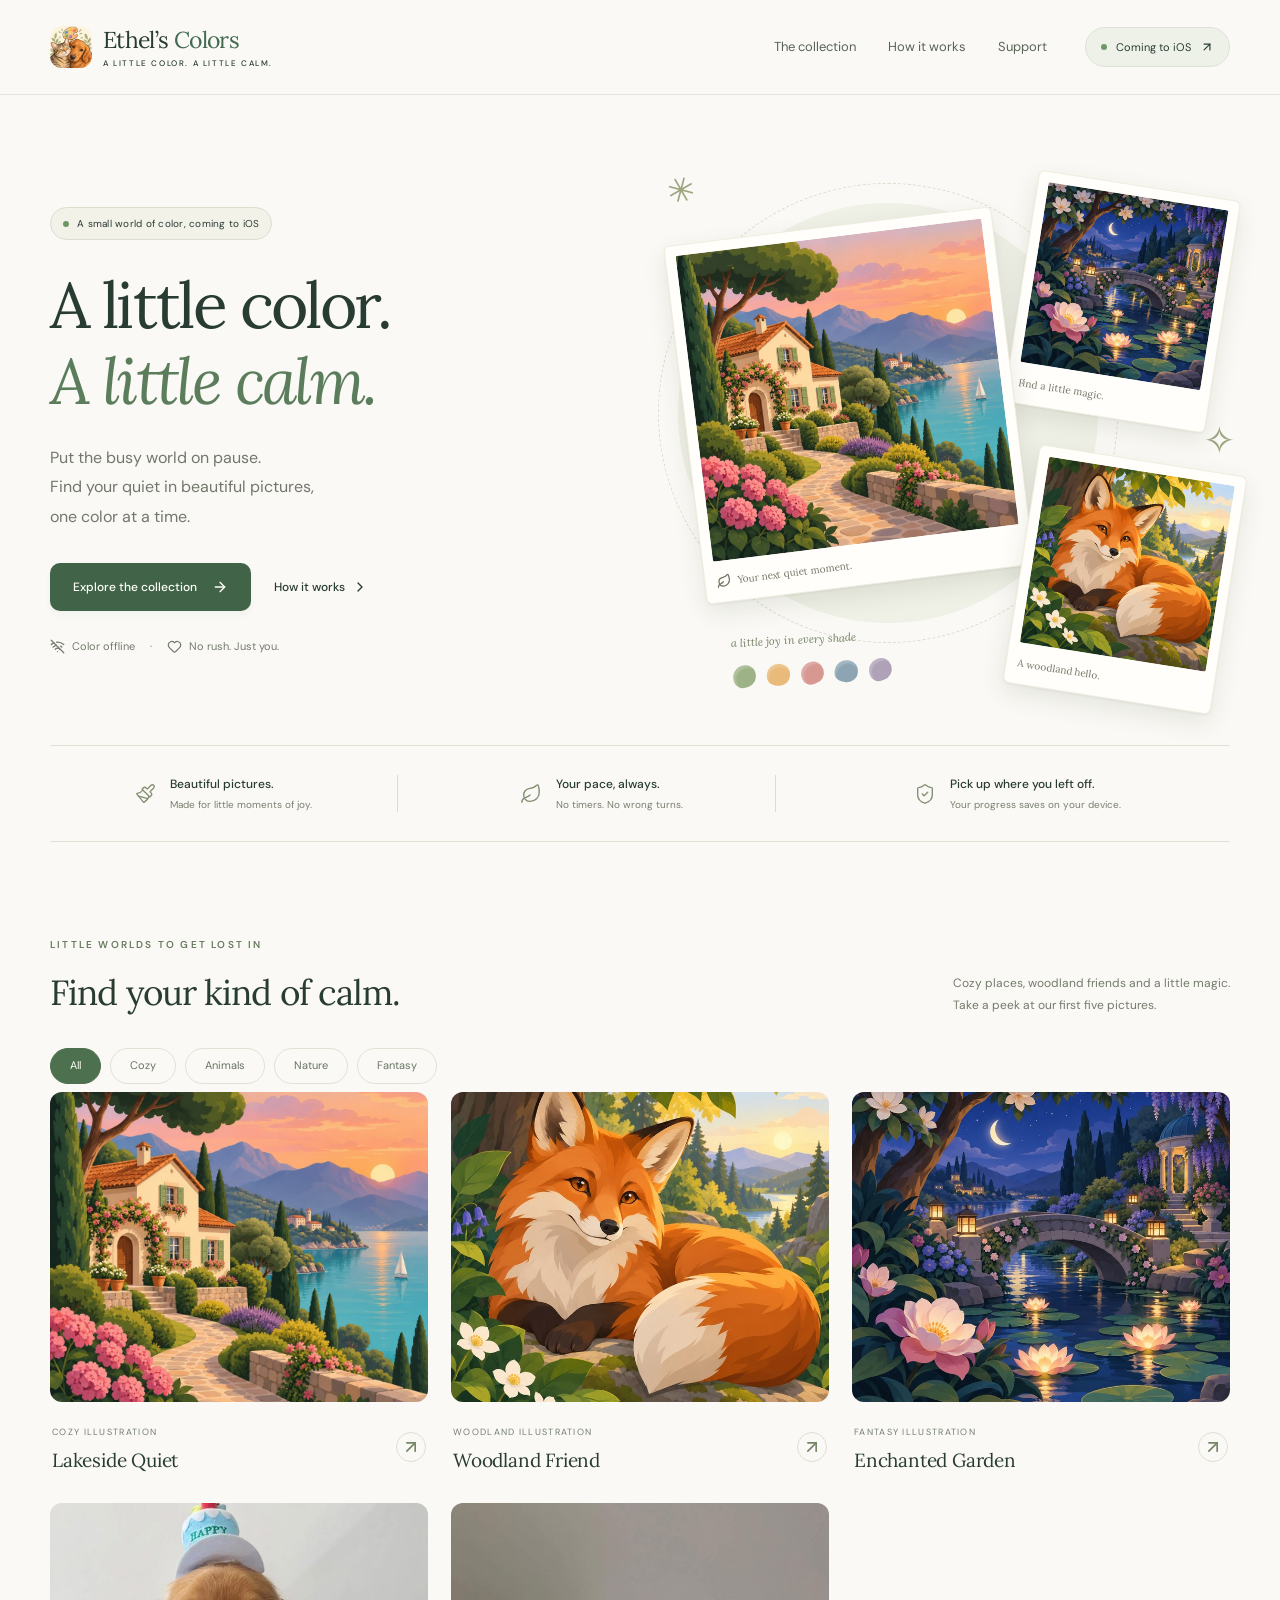
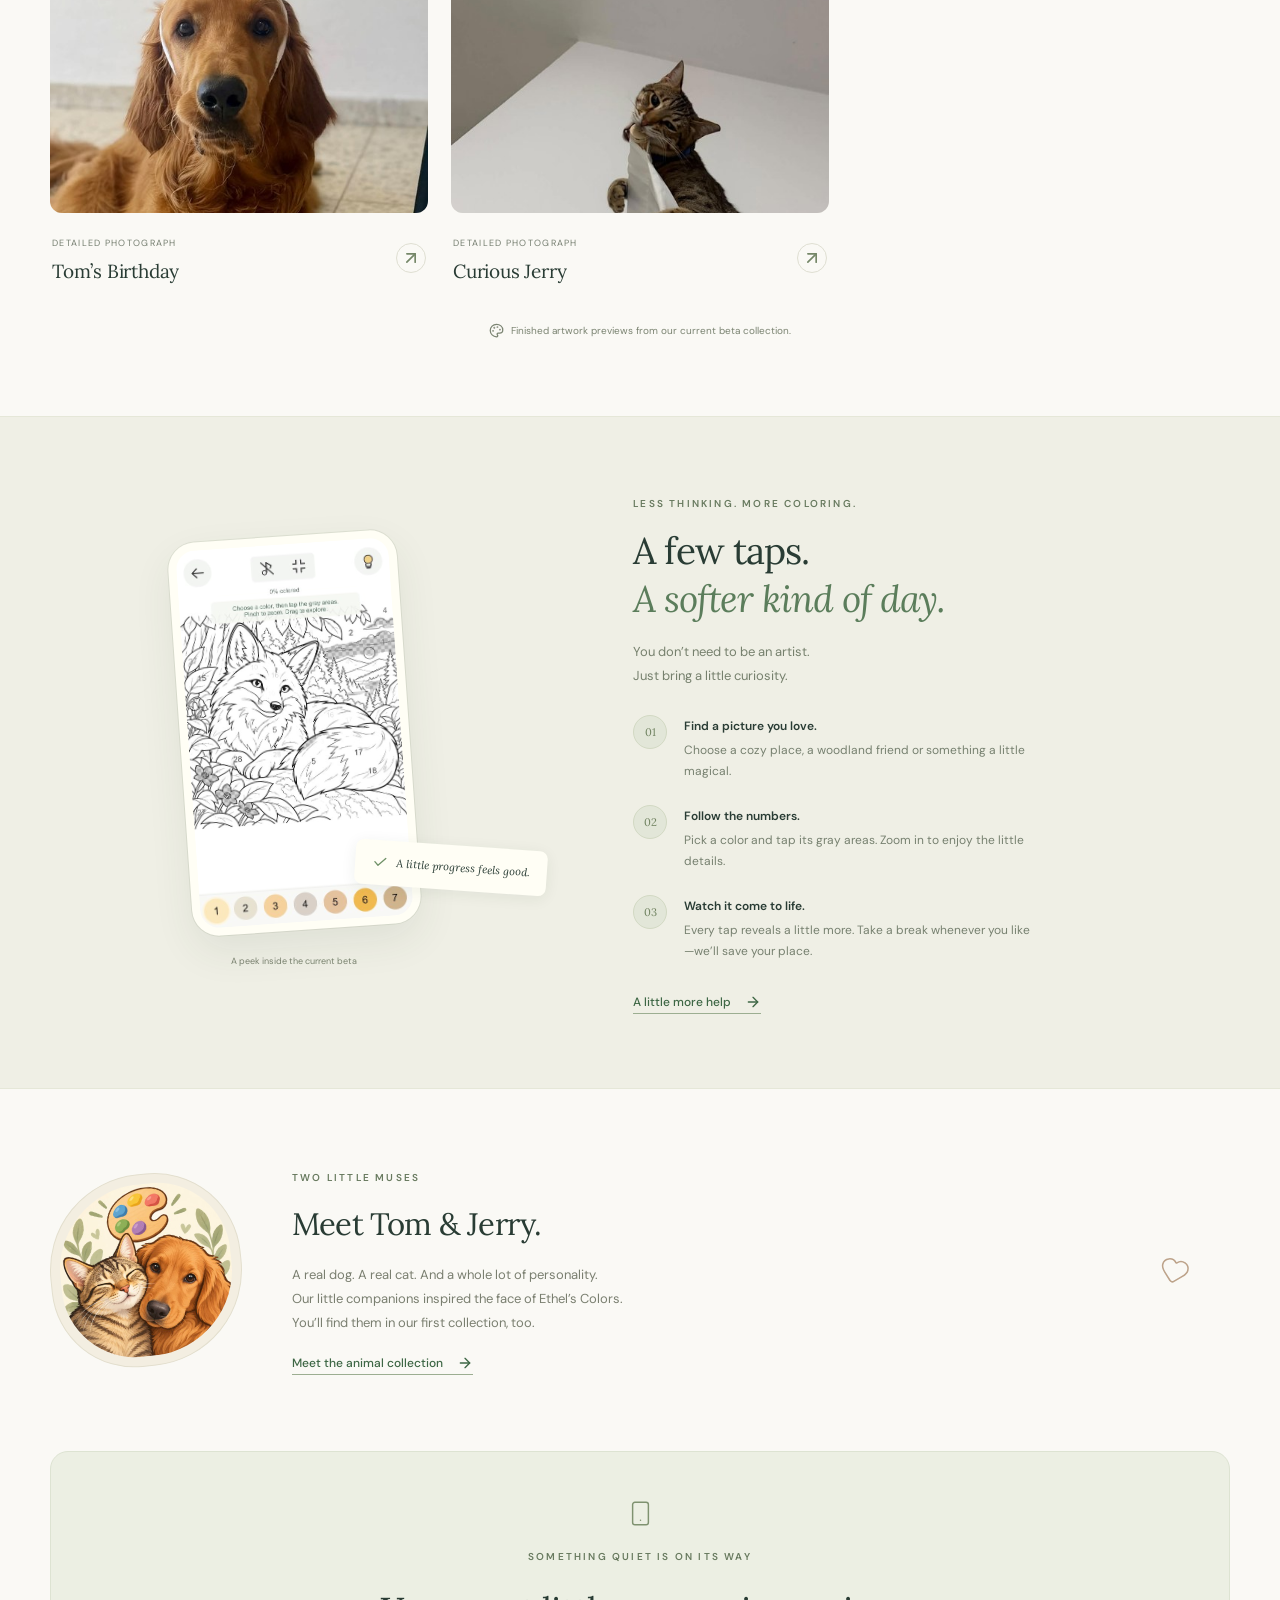
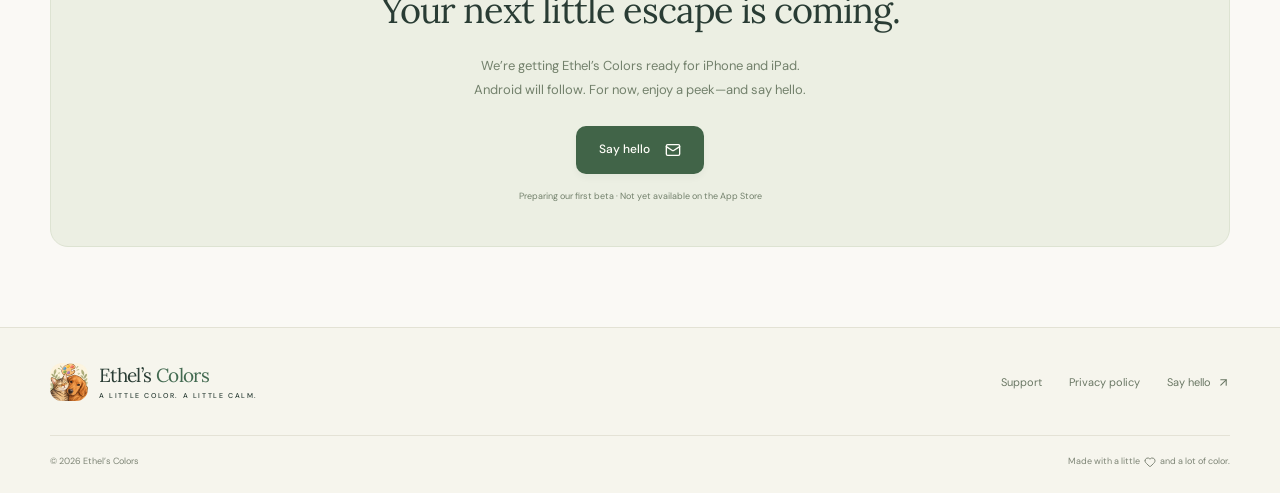
<file: index.html>
<!doctype html>
<html lang="en">
  <head>
    <meta charset="UTF-8" />
    <meta name="viewport" content="width=device-width, initial-scale=1.0" />
    <meta name="theme-color" content="#faf9f5" />
    <meta name="description" content="A little color. A little calm. Meet Ethel’s Colors, a simple color-by-number app with cozy illustrations and detailed animal pictures. Coming to iPhone and iPad." />
    <meta property="og:title" content="Ethel’s Colors — A little color. A little calm." />
    <meta property="og:description" content="Beautiful pictures, one color at a time. Take a peek at our first collection." />
    <meta property="og:type" content="website" />
    <link rel="icon" type="image/png" href="./favicon.png" />
    <title>Ethel’s Colors — A little color. A little calm.</title>
    <script type="module" crossorigin src="./assets/main-CWuFex5C.js"></script>
    <link rel="stylesheet" crossorigin href="./assets/main-C_On-Bqt.css">
  </head>
  <body>
    <div id="root"><link rel="preload" as="image" href="images/app-icon.jpg"/><link rel="preload" as="image" href="images/garden.jpg"/><link rel="preload" as="image" href="images/cottage.jpg" fetchPriority="high"/><link rel="preload" as="image" href="images/fox.jpg"/><a class="skip-link" href="#main-content">Skip to content</a><header class="site-header"><div class="container header-inner"><a class="brand" href="index.html" aria-label="Ethel’s Colors home"><img src="images/app-icon.jpg" alt="" width="42" height="42"/><span>Ethel’s <em>Colors</em><small>A LITTLE COLOR. A LITTLE CALM.</small></span></a><nav class="desktop-nav" aria-label="Main navigation"><a href="#collection">The collection</a><a href="#how-it-works">How it works</a><a href="support.html">Support</a></nav><a class="header-note" href="#launch"><span class="status-dot"></span> Coming to iOS <svg xmlns="http://www.w3.org/2000/svg" width="14" height="14" viewBox="0 0 24 24" fill="none" stroke="currentColor" stroke-width="2" stroke-linecap="round" stroke-linejoin="round" class="lucide lucide-arrow-up-right" aria-hidden="true"><path d="M7 7h10v10"></path><path d="M7 17 17 7"></path></svg></a><button data-slot="sheet-trigger" data-variant="ghost" data-size="icon" class="inline-flex shrink-0 items-center justify-center gap-2 rounded-md text-sm font-medium whitespace-nowrap transition-all outline-none focus-visible:border-ring focus-visible:ring-[3px] focus-visible:ring-ring/50 disabled:pointer-events-none disabled:opacity-50 aria-invalid:border-destructive aria-invalid:ring-destructive/20 dark:aria-invalid:ring-destructive/40 [&amp;_svg]:pointer-events-none [&amp;_svg]:shrink-0 [&amp;_svg:not([class*=&#x27;size-&#x27;])]:size-4 hover:bg-accent hover:text-accent-foreground dark:hover:bg-accent/50 size-9 mobile-menu-button" aria-label="Open navigation" type="button" aria-haspopup="dialog" aria-expanded="false" data-state="closed"><svg xmlns="http://www.w3.org/2000/svg" width="23" height="23" viewBox="0 0 24 24" fill="none" stroke="currentColor" stroke-width="2" stroke-linecap="round" stroke-linejoin="round" class="lucide lucide-menu" aria-hidden="true"><path d="M4 5h16"></path><path d="M4 12h16"></path><path d="M4 19h16"></path></svg></button></div></header><main id="main-content"><section class="hero container" aria-labelledby="hero-title"><div class="hero-copy"><div class="release-pill"><span class="status-dot"></span> A small world of color, coming to iOS</div><h1 id="hero-title">A little color.<br/><em>A little calm.</em></h1><p class="hero-description">Put the busy world on pause.<br/>Find your quiet in beautiful pictures,<br class="desktop-break"/> one color at a time.</p><div class="hero-actions"><a href="#collection" data-slot="button" data-variant="default" data-size="default" class="inline-flex shrink-0 items-center justify-center gap-2 rounded-md text-sm font-medium whitespace-nowrap transition-all outline-none focus-visible:border-ring focus-visible:ring-[3px] focus-visible:ring-ring/50 disabled:pointer-events-none disabled:opacity-50 aria-invalid:border-destructive aria-invalid:ring-destructive/20 dark:aria-invalid:ring-destructive/40 [&amp;_svg]:pointer-events-none [&amp;_svg]:shrink-0 [&amp;_svg:not([class*=&#x27;size-&#x27;])]:size-4 bg-primary text-primary-foreground hover:bg-primary/90 h-9 px-4 py-2 has-[&gt;svg]:px-3 primary-button">Explore the collection <svg xmlns="http://www.w3.org/2000/svg" width="17" height="17" viewBox="0 0 24 24" fill="none" stroke="currentColor" stroke-width="2" stroke-linecap="round" stroke-linejoin="round" class="lucide lucide-arrow-right" aria-hidden="true"><path d="M5 12h14"></path><path d="m12 5 7 7-7 7"></path></svg></a><a class="how-link" href="#how-it-works">How it works <svg xmlns="http://www.w3.org/2000/svg" width="16" height="16" viewBox="0 0 24 24" fill="none" stroke="currentColor" stroke-width="2" stroke-linecap="round" stroke-linejoin="round" class="lucide lucide-chevron-right" aria-hidden="true"><path d="m9 18 6-6-6-6"></path></svg></a></div><div class="hero-assurances"><span><svg xmlns="http://www.w3.org/2000/svg" width="15" height="15" viewBox="0 0 24 24" fill="none" stroke="currentColor" stroke-width="2" stroke-linecap="round" stroke-linejoin="round" class="lucide lucide-wifi-off" aria-hidden="true"><path d="M12 20h.01"></path><path d="M8.5 16.429a5 5 0 0 1 7 0"></path><path d="M5 12.859a10 10 0 0 1 5.17-2.69"></path><path d="M19 12.859a10 10 0 0 0-2.007-1.523"></path><path d="M2 8.82a15 15 0 0 1 4.177-2.643"></path><path d="M22 8.82a15 15 0 0 0-11.288-3.764"></path><path d="m2 2 20 20"></path></svg> Color offline</span><span class="assurance-dot" aria-hidden="true">·</span><span><svg xmlns="http://www.w3.org/2000/svg" width="15" height="15" viewBox="0 0 24 24" fill="none" stroke="currentColor" stroke-width="2" stroke-linecap="round" stroke-linejoin="round" class="lucide lucide-heart" aria-hidden="true"><path d="M2 9.5a5.5 5.5 0 0 1 9.591-3.676.56.56 0 0 0 .818 0A5.49 5.49 0 0 1 22 9.5c0 2.29-1.5 4-3 5.5l-5.492 5.313a2 2 0 0 1-3 .019L5 15c-1.5-1.5-3-3.2-3-5.5"></path></svg> No rush. Just you.</span></div></div><div class="hero-art" aria-label="Art from the Ethel’s Colors collection"><div class="art-orbit" aria-hidden="true"></div><span class="hero-sparkle sparkle-one" aria-hidden="true">✳</span><span class="hero-sparkle sparkle-two" aria-hidden="true">✧</span><button class="hero-picture hero-garden" aria-label="Preview Enchanted Garden"><img src="images/garden.jpg" alt="A colorful illustrated fantasy garden" width="720" height="720"/><span>Find a little magic.</span></button><button class="hero-picture hero-cottage" aria-label="Preview Lakeside Quiet"><img src="images/cottage.jpg" alt="Warm lakeside cottage, flowers and mountains at sunset" width="1000" height="1000" fetchPriority="high"/><span><svg xmlns="http://www.w3.org/2000/svg" width="15" height="15" viewBox="0 0 24 24" fill="none" stroke="currentColor" stroke-width="2" stroke-linecap="round" stroke-linejoin="round" class="lucide lucide-leaf" aria-hidden="true"><path d="M11 20a10 10 0 0010-10 25.9 25.9 0 00-1.04-7.281 1 1 0 00-1.755-.325C15.833 5.5 13 5.5 9.8 6.1A7 7 0 0011 20"></path><path d="M2 21a5 5 0 012.911-4.544C7.613 15.212 8.351 15.24 11 13"></path></svg> Your next quiet moment.</span></button><button class="hero-picture hero-fox" aria-label="Preview Woodland Friend"><img src="images/fox.jpg" alt="An illustrated fox curled up in a leafy woodland" width="720" height="720"/><span>A woodland hello.</span></button><div class="palette-note" aria-hidden="true"><span class="note-script">a little joy in every shade</span><div class="paint-dots"><i></i><i></i><i></i><i></i><i></i></div></div></div></section><section class="calm-strip container" aria-label="A simpler way to unwind"><div><svg xmlns="http://www.w3.org/2000/svg" width="21" height="21" viewBox="0 0 24 24" fill="none" stroke="currentColor" stroke-width="2" stroke-linecap="round" stroke-linejoin="round" class="lucide lucide-paintbrush" aria-hidden="true"><path d="m14.622 17.897-10.68-2.913"></path><path d="M18.376 2.622a1 1 0 1 1 3.002 3.002L17.36 9.643a.5.5 0 0 0 0 .707l.944.944a2.41 2.41 0 0 1 0 3.408l-.944.944a.5.5 0 0 1-.707 0L8.354 7.348a.5.5 0 0 1 0-.707l.944-.944a2.41 2.41 0 0 1 3.408 0l.944.944a.5.5 0 0 0 .707 0z"></path><path d="M9 8c-1.804 2.71-3.97 3.46-6.583 3.948a.507.507 0 0 0-.302.819l7.32 8.883a1 1 0 0 0 1.185.204C12.735 20.405 16 16.792 16 15"></path></svg><span>Beautiful pictures.<small>Made for little moments of joy.</small></span></div><div><svg xmlns="http://www.w3.org/2000/svg" width="22" height="22" viewBox="0 0 24 24" fill="none" stroke="currentColor" stroke-width="2" stroke-linecap="round" stroke-linejoin="round" class="lucide lucide-leaf" aria-hidden="true"><path d="M11 20a10 10 0 0010-10 25.9 25.9 0 00-1.04-7.281 1 1 0 00-1.755-.325C15.833 5.5 13 5.5 9.8 6.1A7 7 0 0011 20"></path><path d="M2 21a5 5 0 012.911-4.544C7.613 15.212 8.351 15.24 11 13"></path></svg><span>Your pace, always.<small>No timers. No wrong turns.</small></span></div><div><svg xmlns="http://www.w3.org/2000/svg" width="22" height="22" viewBox="0 0 24 24" fill="none" stroke="currentColor" stroke-width="2" stroke-linecap="round" stroke-linejoin="round" class="lucide lucide-shield-check" aria-hidden="true"><path d="M20 13c0 5-3.5 7.5-7.66 8.95a1 1 0 0 1-.67-.01C7.5 20.5 4 18 4 13V6a1 1 0 0 1 1-1c2 0 4.5-1.2 6.24-2.72a1.17 1.17 0 0 1 1.52 0C14.51 3.81 17 5 19 5a1 1 0 0 1 1 1z"></path><path d="m9 12 2 2 4-4"></path></svg><span>Pick up where you left off.<small>Your progress saves on your device.</small></span></div></section><section id="collection" class="collection container" aria-labelledby="collection-title"><div class="section-heading"><div><span class="eyebrow">LITTLE WORLDS TO GET LOST IN</span><h2 id="collection-title">Find your kind of calm.</h2></div><p>Cozy places, woodland friends and a little magic.<br class="desktop-break"/> Take a peek at our first five pictures.</p></div><div dir="ltr" data-orientation="horizontal" data-slot="tabs" class="group/tabs flex gap-2 data-[orientation=horizontal]:flex-col collection-tabs"><div role="tablist" aria-orientation="horizontal" data-slot="tabs-list" data-variant="default" class="group/tabs-list inline-flex w-fit items-center justify-center rounded-lg p-[3px] text-muted-foreground group-data-[orientation=horizontal]/tabs:h-9 group-data-[orientation=vertical]/tabs:h-fit group-data-[orientation=vertical]/tabs:flex-col data-[variant=line]:rounded-none bg-muted category-list" aria-label="Filter artwork by category" tabindex="-1" data-orientation="horizontal" style="outline:none"><button type="button" role="tab" aria-selected="true" aria-controls="radix-_R_4r_-content-All" data-state="active" id="radix-_R_4r_-trigger-All" data-slot="tabs-trigger" class="relative inline-flex h-[calc(100%-1px)] flex-1 items-center justify-center gap-1.5 rounded-md border border-transparent px-2 py-1 text-sm font-medium whitespace-nowrap text-foreground/60 transition-all group-data-[orientation=vertical]/tabs:w-full group-data-[orientation=vertical]/tabs:justify-start hover:text-foreground focus-visible:border-ring focus-visible:ring-[3px] focus-visible:ring-ring/50 focus-visible:outline-1 focus-visible:outline-ring disabled:pointer-events-none disabled:opacity-50 group-data-[variant=default]/tabs-list:data-[state=active]:shadow-sm group-data-[variant=line]/tabs-list:data-[state=active]:shadow-none dark:text-muted-foreground dark:hover:text-foreground [&amp;_svg]:pointer-events-none [&amp;_svg]:shrink-0 [&amp;_svg:not([class*=&#x27;size-&#x27;])]:size-4 group-data-[variant=line]/tabs-list:bg-transparent group-data-[variant=line]/tabs-list:data-[state=active]:bg-transparent dark:group-data-[variant=line]/tabs-list:data-[state=active]:border-transparent dark:group-data-[variant=line]/tabs-list:data-[state=active]:bg-transparent data-[state=active]:bg-background data-[state=active]:text-foreground dark:data-[state=active]:border-input dark:data-[state=active]:bg-input/30 dark:data-[state=active]:text-foreground after:absolute after:bg-foreground after:opacity-0 after:transition-opacity group-data-[orientation=horizontal]/tabs:after:inset-x-0 group-data-[orientation=horizontal]/tabs:after:bottom-[-5px] group-data-[orientation=horizontal]/tabs:after:h-0.5 group-data-[orientation=vertical]/tabs:after:inset-y-0 group-data-[orientation=vertical]/tabs:after:-right-1 group-data-[orientation=vertical]/tabs:after:w-0.5 group-data-[variant=line]/tabs-list:data-[state=active]:after:opacity-100" tabindex="-1" data-orientation="horizontal" data-radix-collection-item="">All</button><button type="button" role="tab" aria-selected="false" aria-controls="radix-_R_4r_-content-Cozy" data-state="inactive" id="radix-_R_4r_-trigger-Cozy" data-slot="tabs-trigger" class="relative inline-flex h-[calc(100%-1px)] flex-1 items-center justify-center gap-1.5 rounded-md border border-transparent px-2 py-1 text-sm font-medium whitespace-nowrap text-foreground/60 transition-all group-data-[orientation=vertical]/tabs:w-full group-data-[orientation=vertical]/tabs:justify-start hover:text-foreground focus-visible:border-ring focus-visible:ring-[3px] focus-visible:ring-ring/50 focus-visible:outline-1 focus-visible:outline-ring disabled:pointer-events-none disabled:opacity-50 group-data-[variant=default]/tabs-list:data-[state=active]:shadow-sm group-data-[variant=line]/tabs-list:data-[state=active]:shadow-none dark:text-muted-foreground dark:hover:text-foreground [&amp;_svg]:pointer-events-none [&amp;_svg]:shrink-0 [&amp;_svg:not([class*=&#x27;size-&#x27;])]:size-4 group-data-[variant=line]/tabs-list:bg-transparent group-data-[variant=line]/tabs-list:data-[state=active]:bg-transparent dark:group-data-[variant=line]/tabs-list:data-[state=active]:border-transparent dark:group-data-[variant=line]/tabs-list:data-[state=active]:bg-transparent data-[state=active]:bg-background data-[state=active]:text-foreground dark:data-[state=active]:border-input dark:data-[state=active]:bg-input/30 dark:data-[state=active]:text-foreground after:absolute after:bg-foreground after:opacity-0 after:transition-opacity group-data-[orientation=horizontal]/tabs:after:inset-x-0 group-data-[orientation=horizontal]/tabs:after:bottom-[-5px] group-data-[orientation=horizontal]/tabs:after:h-0.5 group-data-[orientation=vertical]/tabs:after:inset-y-0 group-data-[orientation=vertical]/tabs:after:-right-1 group-data-[orientation=vertical]/tabs:after:w-0.5 group-data-[variant=line]/tabs-list:data-[state=active]:after:opacity-100" tabindex="-1" data-orientation="horizontal" data-radix-collection-item="">Cozy</button><button type="button" role="tab" aria-selected="false" aria-controls="radix-_R_4r_-content-Animals" data-state="inactive" id="radix-_R_4r_-trigger-Animals" data-slot="tabs-trigger" class="relative inline-flex h-[calc(100%-1px)] flex-1 items-center justify-center gap-1.5 rounded-md border border-transparent px-2 py-1 text-sm font-medium whitespace-nowrap text-foreground/60 transition-all group-data-[orientation=vertical]/tabs:w-full group-data-[orientation=vertical]/tabs:justify-start hover:text-foreground focus-visible:border-ring focus-visible:ring-[3px] focus-visible:ring-ring/50 focus-visible:outline-1 focus-visible:outline-ring disabled:pointer-events-none disabled:opacity-50 group-data-[variant=default]/tabs-list:data-[state=active]:shadow-sm group-data-[variant=line]/tabs-list:data-[state=active]:shadow-none dark:text-muted-foreground dark:hover:text-foreground [&amp;_svg]:pointer-events-none [&amp;_svg]:shrink-0 [&amp;_svg:not([class*=&#x27;size-&#x27;])]:size-4 group-data-[variant=line]/tabs-list:bg-transparent group-data-[variant=line]/tabs-list:data-[state=active]:bg-transparent dark:group-data-[variant=line]/tabs-list:data-[state=active]:border-transparent dark:group-data-[variant=line]/tabs-list:data-[state=active]:bg-transparent data-[state=active]:bg-background data-[state=active]:text-foreground dark:data-[state=active]:border-input dark:data-[state=active]:bg-input/30 dark:data-[state=active]:text-foreground after:absolute after:bg-foreground after:opacity-0 after:transition-opacity group-data-[orientation=horizontal]/tabs:after:inset-x-0 group-data-[orientation=horizontal]/tabs:after:bottom-[-5px] group-data-[orientation=horizontal]/tabs:after:h-0.5 group-data-[orientation=vertical]/tabs:after:inset-y-0 group-data-[orientation=vertical]/tabs:after:-right-1 group-data-[orientation=vertical]/tabs:after:w-0.5 group-data-[variant=line]/tabs-list:data-[state=active]:after:opacity-100" tabindex="-1" data-orientation="horizontal" data-radix-collection-item="">Animals</button><button type="button" role="tab" aria-selected="false" aria-controls="radix-_R_4r_-content-Nature" data-state="inactive" id="radix-_R_4r_-trigger-Nature" data-slot="tabs-trigger" class="relative inline-flex h-[calc(100%-1px)] flex-1 items-center justify-center gap-1.5 rounded-md border border-transparent px-2 py-1 text-sm font-medium whitespace-nowrap text-foreground/60 transition-all group-data-[orientation=vertical]/tabs:w-full group-data-[orientation=vertical]/tabs:justify-start hover:text-foreground focus-visible:border-ring focus-visible:ring-[3px] focus-visible:ring-ring/50 focus-visible:outline-1 focus-visible:outline-ring disabled:pointer-events-none disabled:opacity-50 group-data-[variant=default]/tabs-list:data-[state=active]:shadow-sm group-data-[variant=line]/tabs-list:data-[state=active]:shadow-none dark:text-muted-foreground dark:hover:text-foreground [&amp;_svg]:pointer-events-none [&amp;_svg]:shrink-0 [&amp;_svg:not([class*=&#x27;size-&#x27;])]:size-4 group-data-[variant=line]/tabs-list:bg-transparent group-data-[variant=line]/tabs-list:data-[state=active]:bg-transparent dark:group-data-[variant=line]/tabs-list:data-[state=active]:border-transparent dark:group-data-[variant=line]/tabs-list:data-[state=active]:bg-transparent data-[state=active]:bg-background data-[state=active]:text-foreground dark:data-[state=active]:border-input dark:data-[state=active]:bg-input/30 dark:data-[state=active]:text-foreground after:absolute after:bg-foreground after:opacity-0 after:transition-opacity group-data-[orientation=horizontal]/tabs:after:inset-x-0 group-data-[orientation=horizontal]/tabs:after:bottom-[-5px] group-data-[orientation=horizontal]/tabs:after:h-0.5 group-data-[orientation=vertical]/tabs:after:inset-y-0 group-data-[orientation=vertical]/tabs:after:-right-1 group-data-[orientation=vertical]/tabs:after:w-0.5 group-data-[variant=line]/tabs-list:data-[state=active]:after:opacity-100" tabindex="-1" data-orientation="horizontal" data-radix-collection-item="">Nature</button><button type="button" role="tab" aria-selected="false" aria-controls="radix-_R_4r_-content-Fantasy" data-state="inactive" id="radix-_R_4r_-trigger-Fantasy" data-slot="tabs-trigger" class="relative inline-flex h-[calc(100%-1px)] flex-1 items-center justify-center gap-1.5 rounded-md border border-transparent px-2 py-1 text-sm font-medium whitespace-nowrap text-foreground/60 transition-all group-data-[orientation=vertical]/tabs:w-full group-data-[orientation=vertical]/tabs:justify-start hover:text-foreground focus-visible:border-ring focus-visible:ring-[3px] focus-visible:ring-ring/50 focus-visible:outline-1 focus-visible:outline-ring disabled:pointer-events-none disabled:opacity-50 group-data-[variant=default]/tabs-list:data-[state=active]:shadow-sm group-data-[variant=line]/tabs-list:data-[state=active]:shadow-none dark:text-muted-foreground dark:hover:text-foreground [&amp;_svg]:pointer-events-none [&amp;_svg]:shrink-0 [&amp;_svg:not([class*=&#x27;size-&#x27;])]:size-4 group-data-[variant=line]/tabs-list:bg-transparent group-data-[variant=line]/tabs-list:data-[state=active]:bg-transparent dark:group-data-[variant=line]/tabs-list:data-[state=active]:border-transparent dark:group-data-[variant=line]/tabs-list:data-[state=active]:bg-transparent data-[state=active]:bg-background data-[state=active]:text-foreground dark:data-[state=active]:border-input dark:data-[state=active]:bg-input/30 dark:data-[state=active]:text-foreground after:absolute after:bg-foreground after:opacity-0 after:transition-opacity group-data-[orientation=horizontal]/tabs:after:inset-x-0 group-data-[orientation=horizontal]/tabs:after:bottom-[-5px] group-data-[orientation=horizontal]/tabs:after:h-0.5 group-data-[orientation=vertical]/tabs:after:inset-y-0 group-data-[orientation=vertical]/tabs:after:-right-1 group-data-[orientation=vertical]/tabs:after:w-0.5 group-data-[variant=line]/tabs-list:data-[state=active]:after:opacity-100" tabindex="-1" data-orientation="horizontal" data-radix-collection-item="">Fantasy</button></div><div data-state="active" data-orientation="horizontal" role="tabpanel" aria-labelledby="radix-_R_4r_-trigger-All" id="radix-_R_4r_-content-All" tabindex="0" data-slot="tabs-content" class="flex-1 outline-none" style="animation-duration:0s"><div class="art-grid" aria-live="polite" aria-label="All artwork"><button class="art-card" aria-label="Preview Lakeside Quiet"><div class="art-card-image "><img src="images/cottage.jpg" alt="Warm lakeside cottage, flowers and mountains at sunset" width="720" height="720" loading="lazy"/><span class="art-preview-label">Take a closer look <svg xmlns="http://www.w3.org/2000/svg" width="14" height="14" viewBox="0 0 24 24" fill="none" stroke="currentColor" stroke-width="2" stroke-linecap="round" stroke-linejoin="round" class="lucide lucide-arrow-up-right" aria-hidden="true"><path d="M7 7h10v10"></path><path d="M7 17 17 7"></path></svg></span></div><div class="art-card-caption"><div><span class="art-category">Cozy illustration</span><h3>Lakeside Quiet</h3></div><span class="art-arrow"><svg xmlns="http://www.w3.org/2000/svg" width="20" height="20" viewBox="0 0 24 24" fill="none" stroke="currentColor" stroke-width="2" stroke-linecap="round" stroke-linejoin="round" class="lucide lucide-arrow-up-right" aria-hidden="true"><path d="M7 7h10v10"></path><path d="M7 17 17 7"></path></svg></span></div></button><button class="art-card" aria-label="Preview Woodland Friend"><div class="art-card-image "><img src="images/fox.jpg" alt="An illustrated fox curled up in a leafy woodland" width="720" height="720" loading="lazy"/><span class="art-preview-label">Take a closer look <svg xmlns="http://www.w3.org/2000/svg" width="14" height="14" viewBox="0 0 24 24" fill="none" stroke="currentColor" stroke-width="2" stroke-linecap="round" stroke-linejoin="round" class="lucide lucide-arrow-up-right" aria-hidden="true"><path d="M7 7h10v10"></path><path d="M7 17 17 7"></path></svg></span></div><div class="art-card-caption"><div><span class="art-category">Woodland illustration</span><h3>Woodland Friend</h3></div><span class="art-arrow"><svg xmlns="http://www.w3.org/2000/svg" width="20" height="20" viewBox="0 0 24 24" fill="none" stroke="currentColor" stroke-width="2" stroke-linecap="round" stroke-linejoin="round" class="lucide lucide-arrow-up-right" aria-hidden="true"><path d="M7 7h10v10"></path><path d="M7 17 17 7"></path></svg></span></div></button><button class="art-card" aria-label="Preview Enchanted Garden"><div class="art-card-image "><img src="images/garden.jpg" alt="A colorful illustrated fantasy garden" width="720" height="720" loading="lazy"/><span class="art-preview-label">Take a closer look <svg xmlns="http://www.w3.org/2000/svg" width="14" height="14" viewBox="0 0 24 24" fill="none" stroke="currentColor" stroke-width="2" stroke-linecap="round" stroke-linejoin="round" class="lucide lucide-arrow-up-right" aria-hidden="true"><path d="M7 7h10v10"></path><path d="M7 17 17 7"></path></svg></span></div><div class="art-card-caption"><div><span class="art-category">Fantasy illustration</span><h3>Enchanted Garden</h3></div><span class="art-arrow"><svg xmlns="http://www.w3.org/2000/svg" width="20" height="20" viewBox="0 0 24 24" fill="none" stroke="currentColor" stroke-width="2" stroke-linecap="round" stroke-linejoin="round" class="lucide lucide-arrow-up-right" aria-hidden="true"><path d="M7 7h10v10"></path><path d="M7 17 17 7"></path></svg></span></div></button><button class="art-card" aria-label="Preview Tom’s Birthday"><div class="art-card-image photo-art"><img src="images/tom.jpg" alt="Tom, a golden dog wearing a birthday hat" width="720" height="720" loading="lazy"/><span class="art-preview-label">Take a closer look <svg xmlns="http://www.w3.org/2000/svg" width="14" height="14" viewBox="0 0 24 24" fill="none" stroke="currentColor" stroke-width="2" stroke-linecap="round" stroke-linejoin="round" class="lucide lucide-arrow-up-right" aria-hidden="true"><path d="M7 7h10v10"></path><path d="M7 17 17 7"></path></svg></span></div><div class="art-card-caption"><div><span class="art-category">Detailed photograph</span><h3>Tom’s Birthday</h3></div><span class="art-arrow"><svg xmlns="http://www.w3.org/2000/svg" width="20" height="20" viewBox="0 0 24 24" fill="none" stroke="currentColor" stroke-width="2" stroke-linecap="round" stroke-linejoin="round" class="lucide lucide-arrow-up-right" aria-hidden="true"><path d="M7 7h10v10"></path><path d="M7 17 17 7"></path></svg></span></div></button><button class="art-card" aria-label="Preview Curious Jerry"><div class="art-card-image photo-art"><img src="images/jerry.jpg" alt="Jerry, a tabby cat peeking around the edge of a sofa" width="720" height="720" loading="lazy"/><span class="art-preview-label">Take a closer look <svg xmlns="http://www.w3.org/2000/svg" width="14" height="14" viewBox="0 0 24 24" fill="none" stroke="currentColor" stroke-width="2" stroke-linecap="round" stroke-linejoin="round" class="lucide lucide-arrow-up-right" aria-hidden="true"><path d="M7 7h10v10"></path><path d="M7 17 17 7"></path></svg></span></div><div class="art-card-caption"><div><span class="art-category">Detailed photograph</span><h3>Curious Jerry</h3></div><span class="art-arrow"><svg xmlns="http://www.w3.org/2000/svg" width="20" height="20" viewBox="0 0 24 24" fill="none" stroke="currentColor" stroke-width="2" stroke-linecap="round" stroke-linejoin="round" class="lucide lucide-arrow-up-right" aria-hidden="true"><path d="M7 7h10v10"></path><path d="M7 17 17 7"></path></svg></span></div></button></div></div></div><p class="collection-footnote"><svg xmlns="http://www.w3.org/2000/svg" width="15" height="15" viewBox="0 0 24 24" fill="none" stroke="currentColor" stroke-width="2" stroke-linecap="round" stroke-linejoin="round" class="lucide lucide-palette" aria-hidden="true"><path d="M12 22a1 1 0 0 1 0-20 10 9 0 0 1 10 9 5 5 0 0 1-5 5h-2.25a1.75 1.75 0 0 0-1.4 2.8l.3.4a1.75 1.75 0 0 1-1.4 2.8z"></path><circle cx="13.5" cy="6.5" r=".5" fill="currentColor"></circle><circle cx="17.5" cy="10.5" r=".5" fill="currentColor"></circle><circle cx="6.5" cy="12.5" r=".5" fill="currentColor"></circle><circle cx="8.5" cy="7.5" r=".5" fill="currentColor"></circle></svg> Finished artwork previews from our current beta collection.</p></section><section id="how-it-works" class="how-section"><div class="how-layout container"><div class="how-screen"><div class="screen-paper"><img src="images/painting-screen.jpg" alt="Actual Ethel’s Colors beta painting screen, showing numbered regions and the color palette" width="439" height="780" loading="lazy"/></div><span class="screen-label">A peek inside the current beta</span><div class="gentle-note"><svg xmlns="http://www.w3.org/2000/svg" width="16" height="16" viewBox="0 0 24 24" fill="none" stroke="currentColor" stroke-width="2" stroke-linecap="round" stroke-linejoin="round" class="lucide lucide-check" aria-hidden="true"><path d="M20 6 9 17l-5-5"></path></svg> A little progress feels good.</div></div><div class="how-copy"><span class="eyebrow">LESS THINKING. MORE COLORING.</span><h2>A few taps.<br/><em>A softer kind of day.</em></h2><p>You don’t need to be an artist.<br/>Just bring a little curiosity.</p><ol class="how-steps"><li><span class="step-number">0<!-- -->1</span><div><h3>Find a picture you love.</h3><p>Choose a cozy place, a woodland friend or something a little magical.</p></div></li><li><span class="step-number">0<!-- -->2</span><div><h3>Follow the numbers.</h3><p>Pick a color and tap its gray areas. Zoom in to enjoy the little details.</p></div></li><li><span class="step-number">0<!-- -->3</span><div><h3>Watch it come to life.</h3><p>Every tap reveals a little more. Take a break whenever you like—we’ll save your place.</p></div></li></ol><a class="text-link arrow-link" href="support.html">A little more help <svg xmlns="http://www.w3.org/2000/svg" width="16" height="16" viewBox="0 0 24 24" fill="none" stroke="currentColor" stroke-width="2" stroke-linecap="round" stroke-linejoin="round" class="lucide lucide-arrow-right" aria-hidden="true"><path d="M5 12h14"></path><path d="m12 5 7 7-7 7"></path></svg></a></div></div></section><section class="pet-story container"><div class="pet-portrait"><img src="images/app-icon.jpg" alt="Jerry the tabby cat and Tom the golden dog beneath a painting palette" width="512" height="512" loading="lazy"/></div><div><span class="eyebrow">TWO LITTLE MUSES</span><h2>Meet Tom &amp; Jerry.</h2><p>A real dog. A real cat. And a whole lot of personality.<br class="desktop-break"/> Our little companions inspired the face of Ethel’s Colors.<br class="desktop-break"/> You’ll find them in our first collection, too.</p><a class="text-link arrow-link" href="#collection">Meet the animal collection <svg xmlns="http://www.w3.org/2000/svg" width="16" height="16" viewBox="0 0 24 24" fill="none" stroke="currentColor" stroke-width="2" stroke-linecap="round" stroke-linejoin="round" class="lucide lucide-arrow-right" aria-hidden="true"><path d="M5 12h14"></path><path d="m12 5 7 7-7 7"></path></svg></a></div><svg xmlns="http://www.w3.org/2000/svg" width="31" height="31" viewBox="0 0 24 24" fill="none" stroke="currentColor" stroke-width="1.2" stroke-linecap="round" stroke-linejoin="round" class="lucide lucide-heart story-heart" aria-hidden="true"><path d="M2 9.5a5.5 5.5 0 0 1 9.591-3.676.56.56 0 0 0 .818 0A5.49 5.49 0 0 1 22 9.5c0 2.29-1.5 4-3 5.5l-5.492 5.313a2 2 0 0 1-3 .019L5 15c-1.5-1.5-3-3.2-3-5.5"></path></svg></section><section id="launch" class="launch-note container"><div class="launch-symbol"><svg xmlns="http://www.w3.org/2000/svg" width="27" height="27" viewBox="0 0 24 24" fill="none" stroke="currentColor" stroke-width="2" stroke-linecap="round" stroke-linejoin="round" class="lucide lucide-smartphone" aria-hidden="true"><rect width="14" height="20" x="5" y="2" rx="2" ry="2"></rect><path d="M12 18h.01"></path></svg></div><span class="eyebrow">SOMETHING QUIET IS ON ITS WAY</span><h2>Your next little<br class="mobile-break"/> escape is coming.</h2><p>We’re getting Ethel’s Colors ready for iPhone and iPad.<br class="desktop-break"/> Android will follow. For now, enjoy a peek—and say hello.</p><a href="mailto:erezur@outlook.com?subject=Hello%20Ethel%27s%20Colors" data-slot="button" data-variant="default" data-size="default" class="inline-flex shrink-0 items-center justify-center gap-2 rounded-md text-sm font-medium whitespace-nowrap transition-all outline-none focus-visible:border-ring focus-visible:ring-[3px] focus-visible:ring-ring/50 disabled:pointer-events-none disabled:opacity-50 aria-invalid:border-destructive aria-invalid:ring-destructive/20 dark:aria-invalid:ring-destructive/40 [&amp;_svg]:pointer-events-none [&amp;_svg]:shrink-0 [&amp;_svg:not([class*=&#x27;size-&#x27;])]:size-4 bg-primary text-primary-foreground hover:bg-primary/90 h-9 px-4 py-2 has-[&gt;svg]:px-3 primary-button">Say hello <svg xmlns="http://www.w3.org/2000/svg" width="16" height="16" viewBox="0 0 24 24" fill="none" stroke="currentColor" stroke-width="2" stroke-linecap="round" stroke-linejoin="round" class="lucide lucide-mail" aria-hidden="true"><path d="m22 7-8.991 5.727a2 2 0 0 1-2.009 0L2 7"></path><rect x="2" y="4" width="20" height="16" rx="2"></rect></svg></a><small>Preparing our first beta · Not yet available on the App Store</small></section></main><footer class="site-footer"><div class="container"><div class="footer-main"><a class="brand" href="index.html"><img src="images/app-icon.jpg" alt="" width="38" height="38"/><span>Ethel’s <em>Colors</em><small>A LITTLE COLOR. A LITTLE CALM.</small></span></a><nav aria-label="Footer navigation"><a href="support.html">Support</a><a href="privacy.html">Privacy policy</a><a href="mailto:erezur@outlook.com">Say hello <svg xmlns="http://www.w3.org/2000/svg" width="13" height="13" viewBox="0 0 24 24" fill="none" stroke="currentColor" stroke-width="2" stroke-linecap="round" stroke-linejoin="round" class="lucide lucide-arrow-up-right" aria-hidden="true"><path d="M7 7h10v10"></path><path d="M7 17 17 7"></path></svg></a></nav></div><div class="footer-bottom"><span>© 2026 Ethel’s Colors</span><span>Made with a little <svg xmlns="http://www.w3.org/2000/svg" width="12" height="12" viewBox="0 0 24 24" fill="none" stroke="currentColor" stroke-width="2" stroke-linecap="round" stroke-linejoin="round" class="lucide lucide-heart" aria-label="love"><path d="M2 9.5a5.5 5.5 0 0 1 9.591-3.676.56.56 0 0 0 .818 0A5.49 5.49 0 0 1 22 9.5c0 2.29-1.5 4-3 5.5l-5.492 5.313a2 2 0 0 1-3 .019L5 15c-1.5-1.5-3-3.2-3-5.5"></path></svg> and a lot of color.</span></div></div></footer></div>
  </body>
</html>
</file>
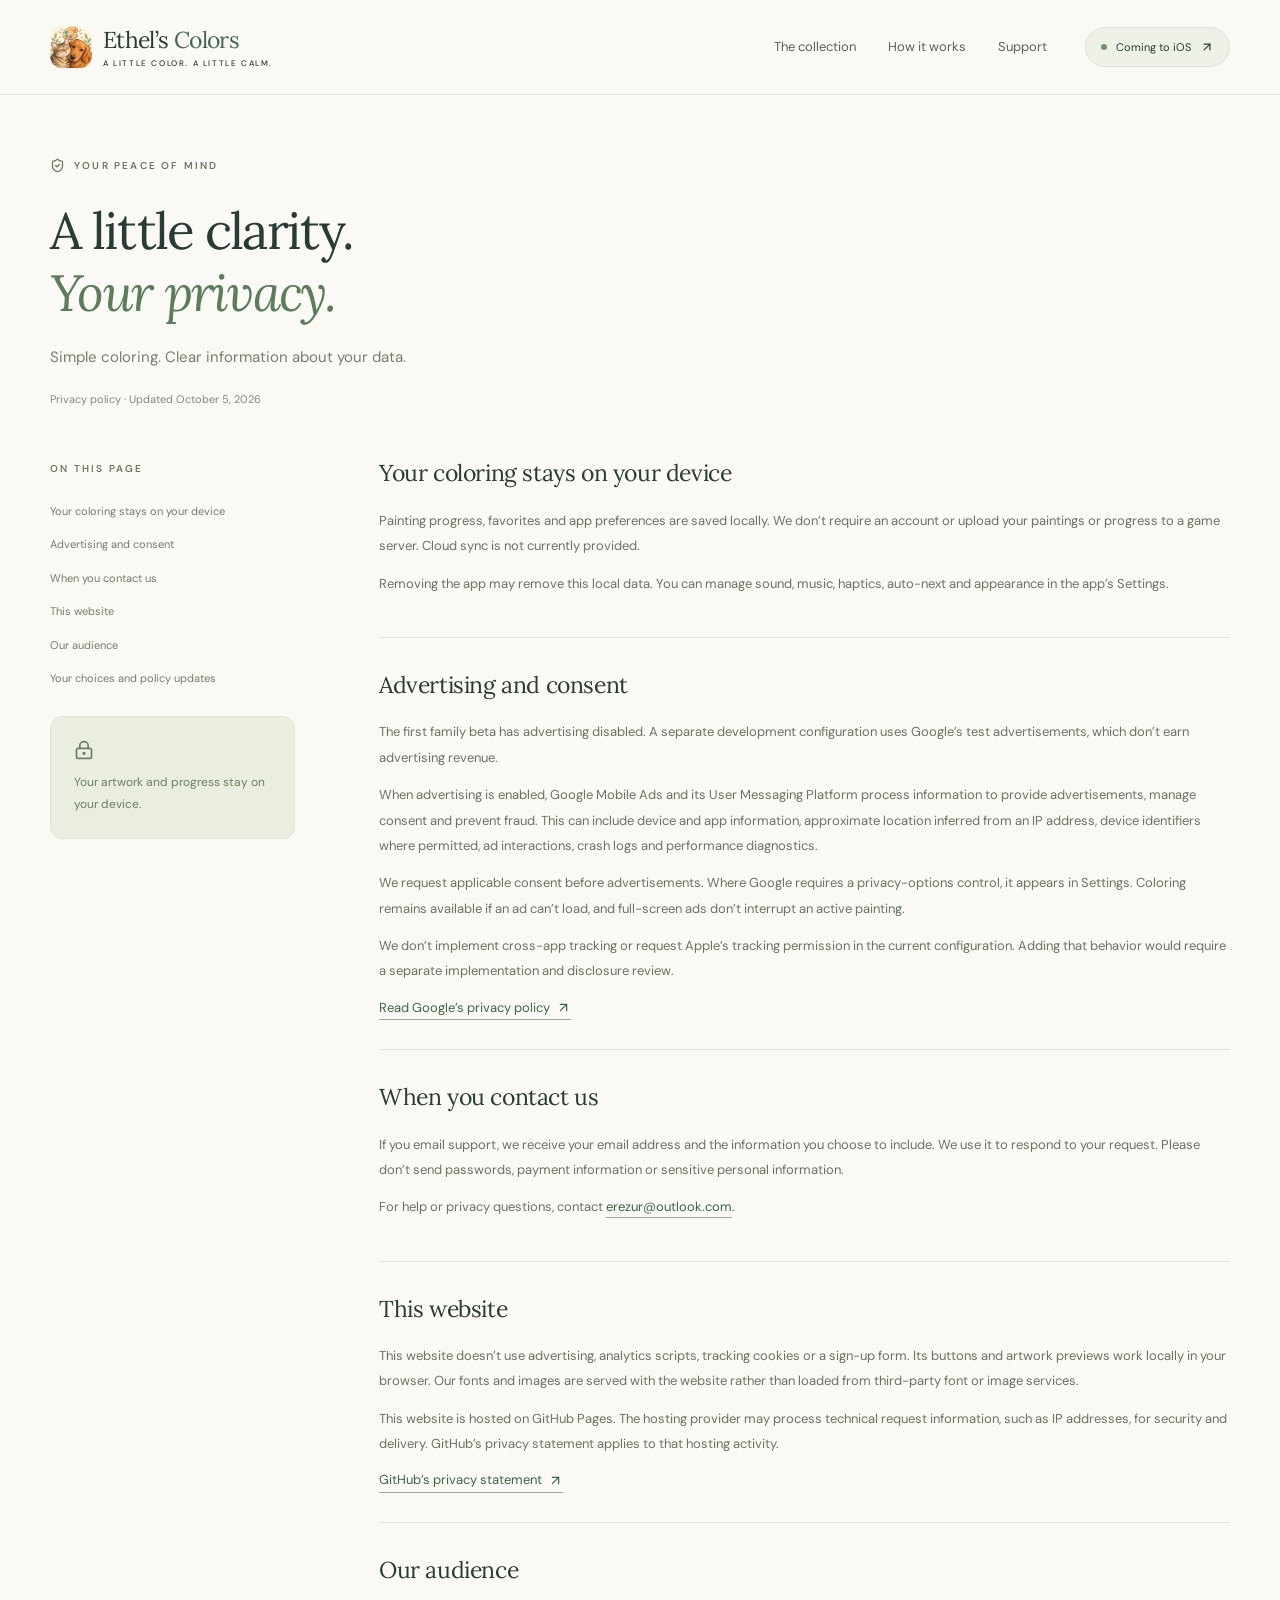
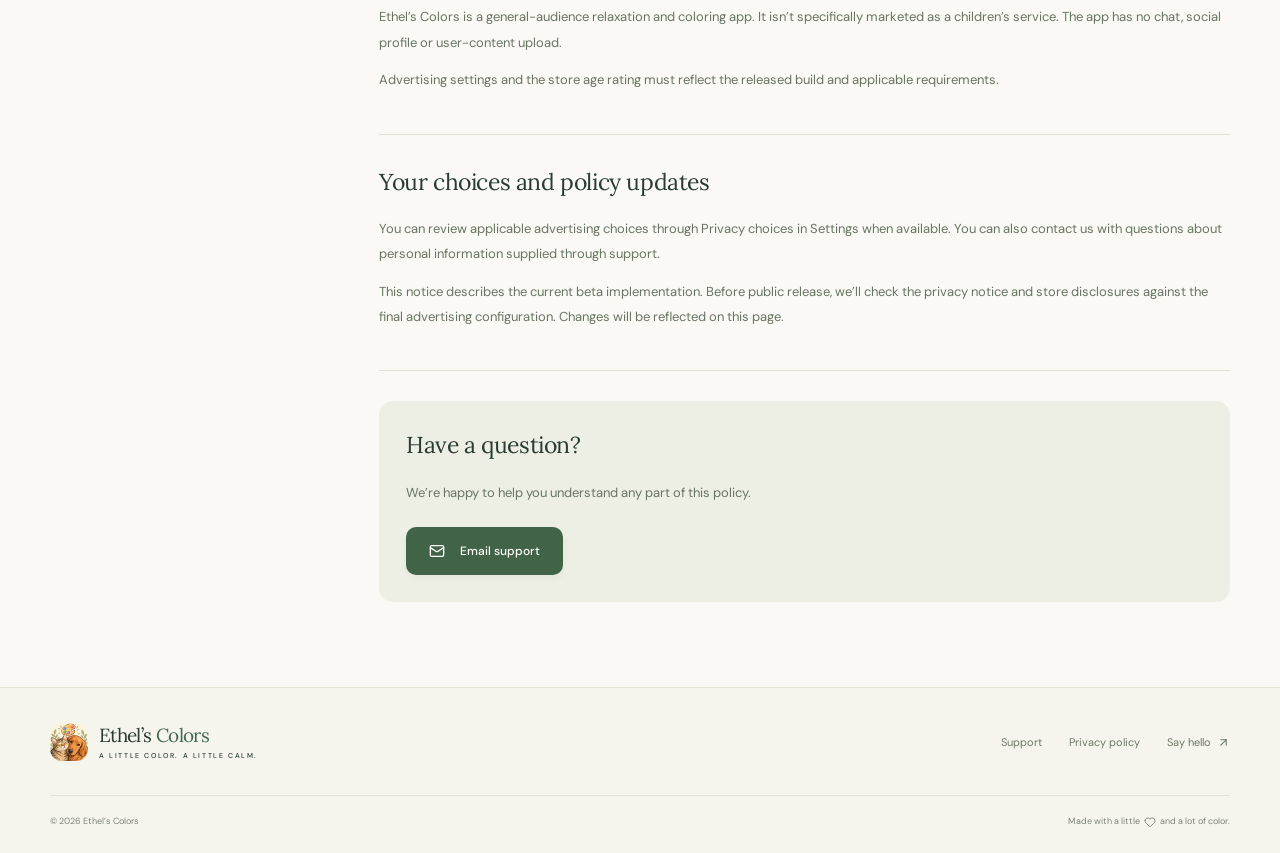
<file: privacy.html>
<!doctype html>
<html lang="en">
  <head>
    <meta charset="UTF-8" />
    <meta name="viewport" content="width=device-width, initial-scale=1.0" />
    <meta name="theme-color" content="#faf9f5" />
    <meta name="description" content="Ethel’s Colors privacy policy: local painting progress, advertising configurations, consent choices and support contact information." />
    <link rel="icon" type="image/png" href="./favicon.png" />
    <title>Privacy policy — Ethel’s Colors</title>
    <script type="module" crossorigin src="./assets/main-CWuFex5C.js"></script>
    <link rel="stylesheet" crossorigin href="./assets/main-C_On-Bqt.css">
  </head>
  <body>
    <div id="root"><link rel="preload" as="image" href="images/app-icon.jpg"/><a class="skip-link" href="#main-content">Skip to content</a><header class="site-header"><div class="container header-inner"><a class="brand" href="index.html" aria-label="Ethel’s Colors home"><img src="images/app-icon.jpg" alt="" width="42" height="42"/><span>Ethel’s <em>Colors</em><small>A LITTLE COLOR. A LITTLE CALM.</small></span></a><nav class="desktop-nav" aria-label="Main navigation"><a href="index.html#collection">The collection</a><a href="index.html#how-it-works">How it works</a><a href="support.html">Support</a></nav><a class="header-note" href="index.html#launch"><span class="status-dot"></span> Coming to iOS <svg xmlns="http://www.w3.org/2000/svg" width="14" height="14" viewBox="0 0 24 24" fill="none" stroke="currentColor" stroke-width="2" stroke-linecap="round" stroke-linejoin="round" class="lucide lucide-arrow-up-right" aria-hidden="true"><path d="M7 7h10v10"></path><path d="M7 17 17 7"></path></svg></a><button data-slot="sheet-trigger" data-variant="ghost" data-size="icon" class="inline-flex shrink-0 items-center justify-center gap-2 rounded-md text-sm font-medium whitespace-nowrap transition-all outline-none focus-visible:border-ring focus-visible:ring-[3px] focus-visible:ring-ring/50 disabled:pointer-events-none disabled:opacity-50 aria-invalid:border-destructive aria-invalid:ring-destructive/20 dark:aria-invalid:ring-destructive/40 [&amp;_svg]:pointer-events-none [&amp;_svg]:shrink-0 [&amp;_svg:not([class*=&#x27;size-&#x27;])]:size-4 hover:bg-accent hover:text-accent-foreground dark:hover:bg-accent/50 size-9 mobile-menu-button" aria-label="Open navigation" type="button" aria-haspopup="dialog" aria-expanded="false" data-state="closed"><svg xmlns="http://www.w3.org/2000/svg" width="23" height="23" viewBox="0 0 24 24" fill="none" stroke="currentColor" stroke-width="2" stroke-linecap="round" stroke-linejoin="round" class="lucide lucide-menu" aria-hidden="true"><path d="M4 5h16"></path><path d="M4 12h16"></path><path d="M4 19h16"></path></svg></button></div></header><main id="main-content" class="legal-page container"><header class="page-heading"><span class="eyebrow"><svg xmlns="http://www.w3.org/2000/svg" width="15" height="15" viewBox="0 0 24 24" fill="none" stroke="currentColor" stroke-width="2" stroke-linecap="round" stroke-linejoin="round" class="lucide lucide-shield-check" aria-hidden="true"><path d="M20 13c0 5-3.5 7.5-7.66 8.95a1 1 0 0 1-.67-.01C7.5 20.5 4 18 4 13V6a1 1 0 0 1 1-1c2 0 4.5-1.2 6.24-2.72a1.17 1.17 0 0 1 1.52 0C14.51 3.81 17 5 19 5a1 1 0 0 1 1 1z"></path><path d="m9 12 2 2 4-4"></path></svg> YOUR PEACE OF MIND</span><h1>A little clarity.<br/><em>Your privacy.</em></h1><p>Simple coloring. Clear information about your data.</p><span class="updated-date">Privacy policy · Updated October 5, 2026</span></header><div class="legal-layout"><aside class="legal-sidebar" aria-label="On this page"><p class="eyebrow">ON THIS PAGE</p><nav><a href="#local-progress">Your coloring stays on your device</a><a href="#advertising">Advertising and consent</a><a href="#support">When you contact us</a><a href="#website">This website</a><a href="#audience">Our audience</a><a href="#choices">Your choices and policy updates</a></nav><div class="privacy-note"><svg xmlns="http://www.w3.org/2000/svg" width="20" height="20" viewBox="0 0 24 24" fill="none" stroke="currentColor" stroke-width="2" stroke-linecap="round" stroke-linejoin="round" class="lucide lucide-lock-keyhole" aria-hidden="true"><circle cx="12" cy="16" r="1"></circle><rect x="3" y="10" width="18" height="12" rx="2"></rect><path d="M7 10V7a5 5 0 0 1 10 0v3"></path></svg><p>Your artwork and progress stay on your device.</p></div></aside><div class="legal-content"><section id="local-progress"><h2>Your coloring stays on your device</h2><p>Painting progress, favorites and app preferences are saved locally. We don’t require an account or upload your paintings or progress to a game server. Cloud sync is not currently provided.</p><p>Removing the app may remove this local data. You can manage sound, music, haptics, auto-next and appearance in the app’s Settings.</p></section><section id="advertising"><h2>Advertising and consent</h2><p>The first family beta has advertising disabled. A separate development configuration uses Google’s test advertisements, which don’t earn advertising revenue.</p><p>When advertising is enabled, Google Mobile Ads and its User Messaging Platform process information to provide advertisements, manage consent and prevent fraud. This can include device and app information, approximate location inferred from an IP address, device identifiers where permitted, ad interactions, crash logs and performance diagnostics.</p><p>We request applicable consent before advertisements. Where Google requires a privacy-options control, it appears in Settings. Coloring remains available if an ad can’t load, and full-screen ads don’t interrupt an active painting.</p><p>We don’t implement cross-app tracking or request Apple’s tracking permission in the current configuration. Adding that behavior would require a separate implementation and disclosure review.</p><a class="text-link external-link" href="https://policies.google.com/privacy" target="_blank" rel="noopener noreferrer">Read Google’s privacy policy <svg xmlns="http://www.w3.org/2000/svg" width="15" height="15" viewBox="0 0 24 24" fill="none" stroke="currentColor" stroke-width="2" stroke-linecap="round" stroke-linejoin="round" class="lucide lucide-arrow-up-right" aria-hidden="true"><path d="M7 7h10v10"></path><path d="M7 17 17 7"></path></svg></a></section><section id="support"><h2>When you contact us</h2><p>If you email support, we receive your email address and the information you choose to include. We use it to respond to your request. Please don’t send passwords, payment information or sensitive personal information.</p><p>For help or privacy questions, contact <a class="text-link" href="mailto:erezur@outlook.com">erezur@outlook.com</a>.</p></section><section id="website"><h2>This website</h2><p>This website doesn’t use advertising, analytics scripts, tracking cookies or a sign-up form. Its buttons and artwork previews work locally in your browser. Our fonts and images are served with the website rather than loaded from third-party font or image services.</p><p>This website is hosted on GitHub Pages. The hosting provider may process technical request information, such as IP addresses, for security and delivery. GitHub’s privacy statement applies to that hosting activity.</p><a class="text-link external-link" href="https://docs.github.com/en/site-policy/privacy-policies/github-general-privacy-statement" target="_blank" rel="noopener noreferrer">GitHub’s privacy statement <svg xmlns="http://www.w3.org/2000/svg" width="15" height="15" viewBox="0 0 24 24" fill="none" stroke="currentColor" stroke-width="2" stroke-linecap="round" stroke-linejoin="round" class="lucide lucide-arrow-up-right" aria-hidden="true"><path d="M7 7h10v10"></path><path d="M7 17 17 7"></path></svg></a></section><section id="audience"><h2>Our audience</h2><p>Ethel’s Colors is a general-audience relaxation and coloring app. It isn’t specifically marketed as a children’s service. The app has no chat, social profile or user-content upload.</p><p>Advertising settings and the store age rating must reflect the released build and applicable requirements.</p></section><section id="choices"><h2>Your choices and policy updates</h2><p>You can review applicable advertising choices through Privacy choices in Settings when available. You can also contact us with questions about personal information supplied through support.</p><p>This notice describes the current beta implementation. Before public release, we’ll check the privacy notice and store disclosures against the final advertising configuration. Changes will be reflected on this page.</p></section><div class="legal-contact"><h2>Have a question?</h2><p>We’re happy to help you understand any part of this policy.</p><a href="mailto:erezur@outlook.com" data-slot="button" data-variant="default" data-size="default" class="inline-flex shrink-0 items-center justify-center gap-2 rounded-md text-sm font-medium whitespace-nowrap transition-all outline-none focus-visible:border-ring focus-visible:ring-[3px] focus-visible:ring-ring/50 disabled:pointer-events-none disabled:opacity-50 aria-invalid:border-destructive aria-invalid:ring-destructive/20 dark:aria-invalid:ring-destructive/40 [&amp;_svg]:pointer-events-none [&amp;_svg]:shrink-0 [&amp;_svg:not([class*=&#x27;size-&#x27;])]:size-4 bg-primary text-primary-foreground hover:bg-primary/90 h-9 px-4 py-2 has-[&gt;svg]:px-3 primary-button"><svg xmlns="http://www.w3.org/2000/svg" width="17" height="17" viewBox="0 0 24 24" fill="none" stroke="currentColor" stroke-width="2" stroke-linecap="round" stroke-linejoin="round" class="lucide lucide-mail" aria-hidden="true"><path d="m22 7-8.991 5.727a2 2 0 0 1-2.009 0L2 7"></path><rect x="2" y="4" width="20" height="16" rx="2"></rect></svg> Email support</a></div></div></div></main><footer class="site-footer"><div class="container"><div class="footer-main"><a class="brand" href="index.html"><img src="images/app-icon.jpg" alt="" width="38" height="38"/><span>Ethel’s <em>Colors</em><small>A LITTLE COLOR. A LITTLE CALM.</small></span></a><nav aria-label="Footer navigation"><a href="support.html">Support</a><a href="privacy.html">Privacy policy</a><a href="mailto:erezur@outlook.com">Say hello <svg xmlns="http://www.w3.org/2000/svg" width="13" height="13" viewBox="0 0 24 24" fill="none" stroke="currentColor" stroke-width="2" stroke-linecap="round" stroke-linejoin="round" class="lucide lucide-arrow-up-right" aria-hidden="true"><path d="M7 7h10v10"></path><path d="M7 17 17 7"></path></svg></a></nav></div><div class="footer-bottom"><span>© 2026 Ethel’s Colors</span><span>Made with a little <svg xmlns="http://www.w3.org/2000/svg" width="12" height="12" viewBox="0 0 24 24" fill="none" stroke="currentColor" stroke-width="2" stroke-linecap="round" stroke-linejoin="round" class="lucide lucide-heart" aria-label="love"><path d="M2 9.5a5.5 5.5 0 0 1 9.591-3.676.56.56 0 0 0 .818 0A5.49 5.49 0 0 1 22 9.5c0 2.29-1.5 4-3 5.5l-5.492 5.313a2 2 0 0 1-3 .019L5 15c-1.5-1.5-3-3.2-3-5.5"></path></svg> and a lot of color.</span></div></div></footer></div>
  </body>
</html>
</file>
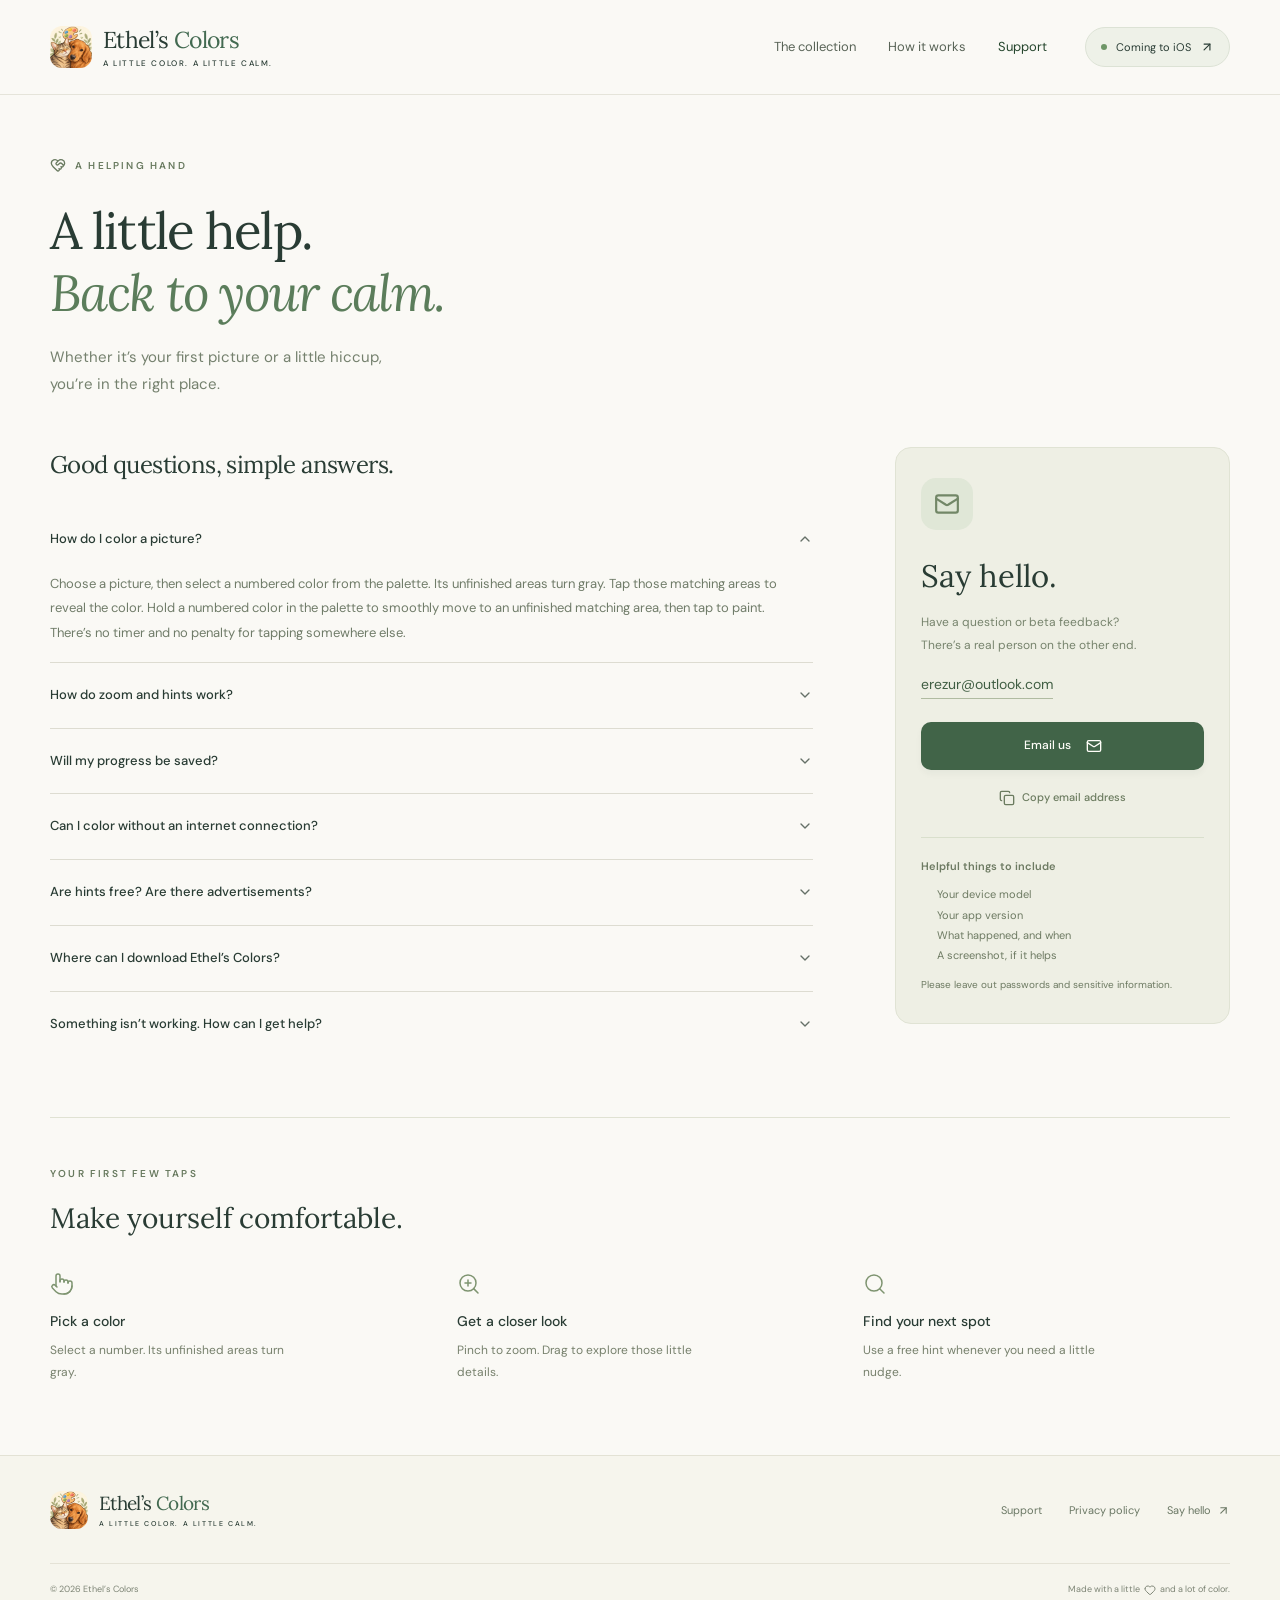
<file: support.html>
<!doctype html>
<html lang="en">
  <head>
    <meta charset="UTF-8" />
    <meta name="viewport" content="width=device-width, initial-scale=1.0" />
    <meta name="theme-color" content="#faf9f5" />
    <meta name="description" content="Get help with Ethel’s Colors: coloring, zoom, free hints, local saves and beta feedback. Contact erezur@outlook.com." />
    <link rel="icon" type="image/png" href="./favicon.png" />
    <title>Support — Ethel’s Colors</title>
    <script type="module" crossorigin src="./assets/main-CWuFex5C.js"></script>
    <link rel="stylesheet" crossorigin href="./assets/main-C_On-Bqt.css">
  </head>
  <body>
    <div id="root"><link rel="preload" as="image" href="images/app-icon.jpg"/><a class="skip-link" href="#main-content">Skip to content</a><header class="site-header"><div class="container header-inner"><a class="brand" href="index.html" aria-label="Ethel’s Colors home"><img src="images/app-icon.jpg" alt="" width="42" height="42"/><span>Ethel’s <em>Colors</em><small>A LITTLE COLOR. A LITTLE CALM.</small></span></a><nav class="desktop-nav" aria-label="Main navigation"><a href="index.html#collection">The collection</a><a href="index.html#how-it-works">How it works</a><a href="support.html" aria-current="page">Support</a></nav><a class="header-note" href="index.html#launch"><span class="status-dot"></span> Coming to iOS <svg xmlns="http://www.w3.org/2000/svg" width="14" height="14" viewBox="0 0 24 24" fill="none" stroke="currentColor" stroke-width="2" stroke-linecap="round" stroke-linejoin="round" class="lucide lucide-arrow-up-right" aria-hidden="true"><path d="M7 7h10v10"></path><path d="M7 17 17 7"></path></svg></a><button data-slot="sheet-trigger" data-variant="ghost" data-size="icon" class="inline-flex shrink-0 items-center justify-center gap-2 rounded-md text-sm font-medium whitespace-nowrap transition-all outline-none focus-visible:border-ring focus-visible:ring-[3px] focus-visible:ring-ring/50 disabled:pointer-events-none disabled:opacity-50 aria-invalid:border-destructive aria-invalid:ring-destructive/20 dark:aria-invalid:ring-destructive/40 [&amp;_svg]:pointer-events-none [&amp;_svg]:shrink-0 [&amp;_svg:not([class*=&#x27;size-&#x27;])]:size-4 hover:bg-accent hover:text-accent-foreground dark:hover:bg-accent/50 size-9 mobile-menu-button" aria-label="Open navigation" type="button" aria-haspopup="dialog" aria-expanded="false" data-state="closed"><svg xmlns="http://www.w3.org/2000/svg" width="23" height="23" viewBox="0 0 24 24" fill="none" stroke="currentColor" stroke-width="2" stroke-linecap="round" stroke-linejoin="round" class="lucide lucide-menu" aria-hidden="true"><path d="M4 5h16"></path><path d="M4 12h16"></path><path d="M4 19h16"></path></svg></button></div></header><main id="main-content" class="support-page container"><header class="page-heading"><span class="eyebrow"><svg xmlns="http://www.w3.org/2000/svg" width="16" height="16" viewBox="0 0 24 24" fill="none" stroke="currentColor" stroke-width="2" stroke-linecap="round" stroke-linejoin="round" class="lucide lucide-heart-handshake" aria-hidden="true"><path d="M19.414 14.414C21 12.828 22 11.5 22 9.5a5.5 5.5 0 0 0-9.591-3.676.6.6 0 0 1-.818.001A5.5 5.5 0 0 0 2 9.5c0 2.3 1.5 4 3 5.5l5.535 5.362a2 2 0 0 0 2.879.052 2.12 2.12 0 0 0-.004-3 2.124 2.124 0 1 0 3-3 2.124 2.124 0 0 0 3.004 0 2 2 0 0 0 0-2.828l-1.881-1.882a2.41 2.41 0 0 0-3.409 0l-1.71 1.71a2 2 0 0 1-2.828 0 2 2 0 0 1 0-2.828l2.823-2.762"></path></svg> A HELPING HAND</span><h1>A little help.<br/><em>Back to your calm.</em></h1><p>Whether it’s your first picture or a little hiccup,<br class="desktop-break"/> you’re in the right place.</p></header><div class="support-layout"><section class="faq-section" aria-labelledby="faq-title"><h2 id="faq-title">Good questions, simple answers.</h2><div data-slot="accordion" data-orientation="vertical"><div data-state="open" data-orientation="vertical" data-slot="accordion-item" class="border-b last:border-b-0"><h3 data-orientation="vertical" data-state="open" class="flex"><button type="button" aria-controls="radix-_R_4pj_" aria-expanded="true" data-state="open" data-orientation="vertical" id="radix-_R_pj_" data-slot="accordion-trigger" class="flex flex-1 items-start justify-between gap-4 rounded-md py-4 text-left text-sm font-medium transition-all outline-none hover:underline focus-visible:border-ring focus-visible:ring-[3px] focus-visible:ring-ring/50 disabled:pointer-events-none disabled:opacity-50 [&amp;[data-state=open]&gt;svg]:rotate-180" data-radix-collection-item="">How do I color a picture?<svg xmlns="http://www.w3.org/2000/svg" width="24" height="24" viewBox="0 0 24 24" fill="none" stroke="currentColor" stroke-width="2" stroke-linecap="round" stroke-linejoin="round" class="lucide lucide-chevron-down pointer-events-none size-4 shrink-0 translate-y-0.5 text-muted-foreground transition-transform duration-200" aria-hidden="true"><path d="m6 9 6 6 6-6"></path></svg></button></h3><div data-state="open" id="radix-_R_4pj_" role="region" aria-labelledby="radix-_R_pj_" data-orientation="vertical" data-slot="accordion-content" class="overflow-hidden text-sm data-[state=closed]:animate-accordion-up data-[state=open]:animate-accordion-down" style="--radix-accordion-content-height:var(--radix-collapsible-content-height);--radix-accordion-content-width:var(--radix-collapsible-content-width)"><div class="pt-0 pb-4">Choose a picture, then select a numbered color from the palette. Its unfinished areas turn gray. Tap those matching areas to reveal the color. Hold a numbered color in the palette to smoothly move to an unfinished matching area, then tap to paint. There’s no timer and no penalty for tapping somewhere else.</div></div></div><div data-state="closed" data-orientation="vertical" data-slot="accordion-item" class="border-b last:border-b-0"><h3 data-orientation="vertical" data-state="closed" class="flex"><button type="button" aria-expanded="false" data-state="closed" data-orientation="vertical" id="radix-_R_19j_" data-slot="accordion-trigger" class="flex flex-1 items-start justify-between gap-4 rounded-md py-4 text-left text-sm font-medium transition-all outline-none hover:underline focus-visible:border-ring focus-visible:ring-[3px] focus-visible:ring-ring/50 disabled:pointer-events-none disabled:opacity-50 [&amp;[data-state=open]&gt;svg]:rotate-180" data-radix-collection-item="">How do zoom and hints work?<svg xmlns="http://www.w3.org/2000/svg" width="24" height="24" viewBox="0 0 24 24" fill="none" stroke="currentColor" stroke-width="2" stroke-linecap="round" stroke-linejoin="round" class="lucide lucide-chevron-down pointer-events-none size-4 shrink-0 translate-y-0.5 text-muted-foreground transition-transform duration-200" aria-hidden="true"><path d="m6 9 6 6 6-6"></path></svg></button></h3><div data-state="closed" id="radix-_R_59j_" hidden="" role="region" aria-labelledby="radix-_R_19j_" data-orientation="vertical" data-slot="accordion-content" class="overflow-hidden text-sm data-[state=closed]:animate-accordion-up data-[state=open]:animate-accordion-down" style="--radix-accordion-content-height:var(--radix-collapsible-content-height);--radix-accordion-content-width:var(--radix-collapsible-content-width)"></div></div><div data-state="closed" data-orientation="vertical" data-slot="accordion-item" class="border-b last:border-b-0"><h3 data-orientation="vertical" data-state="closed" class="flex"><button type="button" aria-expanded="false" data-state="closed" data-orientation="vertical" id="radix-_R_1pj_" data-slot="accordion-trigger" class="flex flex-1 items-start justify-between gap-4 rounded-md py-4 text-left text-sm font-medium transition-all outline-none hover:underline focus-visible:border-ring focus-visible:ring-[3px] focus-visible:ring-ring/50 disabled:pointer-events-none disabled:opacity-50 [&amp;[data-state=open]&gt;svg]:rotate-180" data-radix-collection-item="">Will my progress be saved?<svg xmlns="http://www.w3.org/2000/svg" width="24" height="24" viewBox="0 0 24 24" fill="none" stroke="currentColor" stroke-width="2" stroke-linecap="round" stroke-linejoin="round" class="lucide lucide-chevron-down pointer-events-none size-4 shrink-0 translate-y-0.5 text-muted-foreground transition-transform duration-200" aria-hidden="true"><path d="m6 9 6 6 6-6"></path></svg></button></h3><div data-state="closed" id="radix-_R_5pj_" hidden="" role="region" aria-labelledby="radix-_R_1pj_" data-orientation="vertical" data-slot="accordion-content" class="overflow-hidden text-sm data-[state=closed]:animate-accordion-up data-[state=open]:animate-accordion-down" style="--radix-accordion-content-height:var(--radix-collapsible-content-height);--radix-accordion-content-width:var(--radix-collapsible-content-width)"></div></div><div data-state="closed" data-orientation="vertical" data-slot="accordion-item" class="border-b last:border-b-0"><h3 data-orientation="vertical" data-state="closed" class="flex"><button type="button" aria-expanded="false" data-state="closed" data-orientation="vertical" id="radix-_R_29j_" data-slot="accordion-trigger" class="flex flex-1 items-start justify-between gap-4 rounded-md py-4 text-left text-sm font-medium transition-all outline-none hover:underline focus-visible:border-ring focus-visible:ring-[3px] focus-visible:ring-ring/50 disabled:pointer-events-none disabled:opacity-50 [&amp;[data-state=open]&gt;svg]:rotate-180" data-radix-collection-item="">Can I color without an internet connection?<svg xmlns="http://www.w3.org/2000/svg" width="24" height="24" viewBox="0 0 24 24" fill="none" stroke="currentColor" stroke-width="2" stroke-linecap="round" stroke-linejoin="round" class="lucide lucide-chevron-down pointer-events-none size-4 shrink-0 translate-y-0.5 text-muted-foreground transition-transform duration-200" aria-hidden="true"><path d="m6 9 6 6 6-6"></path></svg></button></h3><div data-state="closed" id="radix-_R_69j_" hidden="" role="region" aria-labelledby="radix-_R_29j_" data-orientation="vertical" data-slot="accordion-content" class="overflow-hidden text-sm data-[state=closed]:animate-accordion-up data-[state=open]:animate-accordion-down" style="--radix-accordion-content-height:var(--radix-collapsible-content-height);--radix-accordion-content-width:var(--radix-collapsible-content-width)"></div></div><div data-state="closed" data-orientation="vertical" data-slot="accordion-item" class="border-b last:border-b-0"><h3 data-orientation="vertical" data-state="closed" class="flex"><button type="button" aria-expanded="false" data-state="closed" data-orientation="vertical" id="radix-_R_2pj_" data-slot="accordion-trigger" class="flex flex-1 items-start justify-between gap-4 rounded-md py-4 text-left text-sm font-medium transition-all outline-none hover:underline focus-visible:border-ring focus-visible:ring-[3px] focus-visible:ring-ring/50 disabled:pointer-events-none disabled:opacity-50 [&amp;[data-state=open]&gt;svg]:rotate-180" data-radix-collection-item="">Are hints free? Are there advertisements?<svg xmlns="http://www.w3.org/2000/svg" width="24" height="24" viewBox="0 0 24 24" fill="none" stroke="currentColor" stroke-width="2" stroke-linecap="round" stroke-linejoin="round" class="lucide lucide-chevron-down pointer-events-none size-4 shrink-0 translate-y-0.5 text-muted-foreground transition-transform duration-200" aria-hidden="true"><path d="m6 9 6 6 6-6"></path></svg></button></h3><div data-state="closed" id="radix-_R_6pj_" hidden="" role="region" aria-labelledby="radix-_R_2pj_" data-orientation="vertical" data-slot="accordion-content" class="overflow-hidden text-sm data-[state=closed]:animate-accordion-up data-[state=open]:animate-accordion-down" style="--radix-accordion-content-height:var(--radix-collapsible-content-height);--radix-accordion-content-width:var(--radix-collapsible-content-width)"></div></div><div data-state="closed" data-orientation="vertical" data-slot="accordion-item" class="border-b last:border-b-0"><h3 data-orientation="vertical" data-state="closed" class="flex"><button type="button" aria-expanded="false" data-state="closed" data-orientation="vertical" id="radix-_R_39j_" data-slot="accordion-trigger" class="flex flex-1 items-start justify-between gap-4 rounded-md py-4 text-left text-sm font-medium transition-all outline-none hover:underline focus-visible:border-ring focus-visible:ring-[3px] focus-visible:ring-ring/50 disabled:pointer-events-none disabled:opacity-50 [&amp;[data-state=open]&gt;svg]:rotate-180" data-radix-collection-item="">Where can I download Ethel’s Colors?<svg xmlns="http://www.w3.org/2000/svg" width="24" height="24" viewBox="0 0 24 24" fill="none" stroke="currentColor" stroke-width="2" stroke-linecap="round" stroke-linejoin="round" class="lucide lucide-chevron-down pointer-events-none size-4 shrink-0 translate-y-0.5 text-muted-foreground transition-transform duration-200" aria-hidden="true"><path d="m6 9 6 6 6-6"></path></svg></button></h3><div data-state="closed" id="radix-_R_79j_" hidden="" role="region" aria-labelledby="radix-_R_39j_" data-orientation="vertical" data-slot="accordion-content" class="overflow-hidden text-sm data-[state=closed]:animate-accordion-up data-[state=open]:animate-accordion-down" style="--radix-accordion-content-height:var(--radix-collapsible-content-height);--radix-accordion-content-width:var(--radix-collapsible-content-width)"></div></div><div data-state="closed" data-orientation="vertical" data-slot="accordion-item" class="border-b last:border-b-0"><h3 data-orientation="vertical" data-state="closed" class="flex"><button type="button" aria-expanded="false" data-state="closed" data-orientation="vertical" id="radix-_R_3pj_" data-slot="accordion-trigger" class="flex flex-1 items-start justify-between gap-4 rounded-md py-4 text-left text-sm font-medium transition-all outline-none hover:underline focus-visible:border-ring focus-visible:ring-[3px] focus-visible:ring-ring/50 disabled:pointer-events-none disabled:opacity-50 [&amp;[data-state=open]&gt;svg]:rotate-180" data-radix-collection-item="">Something isn’t working. How can I get help?<svg xmlns="http://www.w3.org/2000/svg" width="24" height="24" viewBox="0 0 24 24" fill="none" stroke="currentColor" stroke-width="2" stroke-linecap="round" stroke-linejoin="round" class="lucide lucide-chevron-down pointer-events-none size-4 shrink-0 translate-y-0.5 text-muted-foreground transition-transform duration-200" aria-hidden="true"><path d="m6 9 6 6 6-6"></path></svg></button></h3><div data-state="closed" id="radix-_R_7pj_" hidden="" role="region" aria-labelledby="radix-_R_3pj_" data-orientation="vertical" data-slot="accordion-content" class="overflow-hidden text-sm data-[state=closed]:animate-accordion-up data-[state=open]:animate-accordion-down" style="--radix-accordion-content-height:var(--radix-collapsible-content-height);--radix-accordion-content-width:var(--radix-collapsible-content-width)"></div></div></div></section><aside class="support-contact"><div class="contact-icon"><svg xmlns="http://www.w3.org/2000/svg" width="26" height="26" viewBox="0 0 24 24" fill="none" stroke="currentColor" stroke-width="2" stroke-linecap="round" stroke-linejoin="round" class="lucide lucide-mail" aria-hidden="true"><path d="m22 7-8.991 5.727a2 2 0 0 1-2.009 0L2 7"></path><rect x="2" y="4" width="20" height="16" rx="2"></rect></svg></div><h2>Say hello.</h2><p>Have a question or beta feedback?<br/>There’s a real person on the other end.</p><a class="contact-email" href="mailto:erezur@outlook.com">erezur@outlook.com</a><a href="mailto:erezur@outlook.com?subject=Ethel%27s%20Colors%20-%20Support" data-slot="button" data-variant="default" data-size="default" class="inline-flex shrink-0 items-center justify-center gap-2 rounded-md text-sm font-medium whitespace-nowrap transition-all outline-none focus-visible:border-ring focus-visible:ring-[3px] focus-visible:ring-ring/50 disabled:pointer-events-none disabled:opacity-50 aria-invalid:border-destructive aria-invalid:ring-destructive/20 dark:aria-invalid:ring-destructive/40 [&amp;_svg]:pointer-events-none [&amp;_svg]:shrink-0 [&amp;_svg:not([class*=&#x27;size-&#x27;])]:size-4 bg-primary text-primary-foreground hover:bg-primary/90 h-9 px-4 py-2 has-[&gt;svg]:px-3 primary-button">Email us <svg xmlns="http://www.w3.org/2000/svg" width="16" height="16" viewBox="0 0 24 24" fill="none" stroke="currentColor" stroke-width="2" stroke-linecap="round" stroke-linejoin="round" class="lucide lucide-mail" aria-hidden="true"><path d="m22 7-8.991 5.727a2 2 0 0 1-2.009 0L2 7"></path><rect x="2" y="4" width="20" height="16" rx="2"></rect></svg></a><button data-slot="button" data-variant="ghost" data-size="default" class="inline-flex shrink-0 items-center justify-center gap-2 rounded-md text-sm font-medium whitespace-nowrap transition-all outline-none focus-visible:border-ring focus-visible:ring-[3px] focus-visible:ring-ring/50 disabled:pointer-events-none disabled:opacity-50 aria-invalid:border-destructive aria-invalid:ring-destructive/20 dark:aria-invalid:ring-destructive/40 [&amp;_svg]:pointer-events-none [&amp;_svg]:shrink-0 [&amp;_svg:not([class*=&#x27;size-&#x27;])]:size-4 hover:bg-accent hover:text-accent-foreground dark:hover:bg-accent/50 h-9 px-4 py-2 has-[&gt;svg]:px-3 copy-button"><svg xmlns="http://www.w3.org/2000/svg" width="15" height="15" viewBox="0 0 24 24" fill="none" stroke="currentColor" stroke-width="2" stroke-linecap="round" stroke-linejoin="round" class="lucide lucide-copy" aria-hidden="true"><rect width="14" height="14" x="8" y="8" rx="2" ry="2"></rect><path d="M4 16c-1.1 0-2-.9-2-2V4c0-1.1.9-2 2-2h10c1.1 0 2 .9 2 2"></path></svg>Copy email address</button><p role="status" class="copy-status"></p><div class="support-checklist"><p>Helpful things to include</p><ul><li>Your device model</li><li>Your app version</li><li>What happened, and when</li><li>A screenshot, if it helps</li></ul><small>Please leave out passwords and sensitive information.</small></div></aside></div><section class="quick-start"><span class="eyebrow">YOUR FIRST FEW TAPS</span><h2>Make yourself comfortable.</h2><div class="quick-grid"><div><svg xmlns="http://www.w3.org/2000/svg" width="24" height="24" viewBox="0 0 24 24" fill="none" stroke="currentColor" stroke-width="2" stroke-linecap="round" stroke-linejoin="round" class="lucide lucide-pointer" aria-hidden="true"><path d="M22 14a8 8 0 0 1-8 8"></path><path d="M18 11v-1a2 2 0 0 0-2-2a2 2 0 0 0-2 2"></path><path d="M14 10V9a2 2 0 0 0-2-2a2 2 0 0 0-2 2v1"></path><path d="M10 9.5V4a2 2 0 0 0-2-2a2 2 0 0 0-2 2v10"></path><path d="M18 11a2 2 0 1 1 4 0v3a8 8 0 0 1-8 8h-2c-2.8 0-4.5-.86-5.99-2.34l-3.6-3.6a2 2 0 0 1 2.83-2.82L7 15"></path></svg><h3>Pick a color</h3><p>Select a number. Its unfinished areas turn gray.</p></div><div><svg xmlns="http://www.w3.org/2000/svg" width="24" height="24" viewBox="0 0 24 24" fill="none" stroke="currentColor" stroke-width="2" stroke-linecap="round" stroke-linejoin="round" class="lucide lucide-zoom-in" aria-hidden="true"><circle cx="11" cy="11" r="8"></circle><line x1="21" x2="16.65" y1="21" y2="16.65"></line><line x1="11" x2="11" y1="8" y2="14"></line><line x1="8" x2="14" y1="11" y2="11"></line></svg><h3>Get a closer look</h3><p>Pinch to zoom. Drag to explore those little details.</p></div><div><svg xmlns="http://www.w3.org/2000/svg" width="24" height="24" viewBox="0 0 24 24" fill="none" stroke="currentColor" stroke-width="2" stroke-linecap="round" stroke-linejoin="round" class="lucide lucide-search" aria-hidden="true"><path d="m21 21-4.34-4.34"></path><circle cx="11" cy="11" r="8"></circle></svg><h3>Find your next spot</h3><p>Use a free hint whenever you need a little nudge.</p></div></div></section></main><footer class="site-footer"><div class="container"><div class="footer-main"><a class="brand" href="index.html"><img src="images/app-icon.jpg" alt="" width="38" height="38"/><span>Ethel’s <em>Colors</em><small>A LITTLE COLOR. A LITTLE CALM.</small></span></a><nav aria-label="Footer navigation"><a href="support.html">Support</a><a href="privacy.html">Privacy policy</a><a href="mailto:erezur@outlook.com">Say hello <svg xmlns="http://www.w3.org/2000/svg" width="13" height="13" viewBox="0 0 24 24" fill="none" stroke="currentColor" stroke-width="2" stroke-linecap="round" stroke-linejoin="round" class="lucide lucide-arrow-up-right" aria-hidden="true"><path d="M7 7h10v10"></path><path d="M7 17 17 7"></path></svg></a></nav></div><div class="footer-bottom"><span>© 2026 Ethel’s Colors</span><span>Made with a little <svg xmlns="http://www.w3.org/2000/svg" width="12" height="12" viewBox="0 0 24 24" fill="none" stroke="currentColor" stroke-width="2" stroke-linecap="round" stroke-linejoin="round" class="lucide lucide-heart" aria-label="love"><path d="M2 9.5a5.5 5.5 0 0 1 9.591-3.676.56.56 0 0 0 .818 0A5.49 5.49 0 0 1 22 9.5c0 2.29-1.5 4-3 5.5l-5.492 5.313a2 2 0 0 1-3 .019L5 15c-1.5-1.5-3-3.2-3-5.5"></path></svg> and a lot of color.</span></div></div></footer></div>
  </body>
</html>
</file>
<file: assets/main-C_On-Bqt.css>
@font-face{font-family:DM Sans;font-style:normal;font-display:swap;font-weight:400;src:url(./dm-sans-latin-400-normal-CW0RaeGs.woff2)format("woff2"),url(./dm-sans-latin-400-normal-BwCSEQnW.woff)format("woff")}@font-face{font-family:DM Sans;font-style:normal;font-display:swap;font-weight:500;src:url(./dm-sans-latin-500-normal-B9HHJjqV.woff2)format("woff2"),url(./dm-sans-latin-500-normal-Dr3UlScf.woff)format("woff")}@font-face{font-family:DM Sans;font-style:normal;font-display:swap;font-weight:600;src:url(./dm-sans-latin-600-normal-Aqo67rzb.woff2)format("woff2"),url(./dm-sans-latin-600-normal-BmdmIIQ2.woff)format("woff")}@font-face{font-family:DM Sans;font-style:normal;font-display:swap;font-weight:700;src:url(./dm-sans-latin-700-normal-DvUfVpUG.woff2)format("woff2"),url(./dm-sans-latin-700-normal-CUSSCpQX.woff)format("woff")}@font-face{font-family:Lora;font-style:normal;font-display:swap;font-weight:400;src:url(./lora-latin-400-normal-DnxXpLNu.woff2)format("woff2"),url(./lora-latin-400-normal-DBJS-Hc6.woff)format("woff")}@font-face{font-family:Lora;font-style:italic;font-display:swap;font-weight:400;src:url(./lora-latin-400-italic-DYjZp4sZ.woff2)format("woff2"),url(./lora-latin-400-italic-wRLkZNVE.woff)format("woff")}@font-face{font-family:Lora;font-style:normal;font-display:swap;font-weight:500;src:url(./lora-latin-500-normal-Dh16O2IA.woff2)format("woff2"),url(./lora-latin-500-normal-Dbc_1yrl.woff)format("woff")}@layer properties{@supports (((-webkit-hyphens:none)) and (not (margin-trim:inline))) or ((-moz-orient:inline) and (not (color:rgb(from red r g b)))){*,:before,:after,::backdrop{--tw-translate-x:0;--tw-translate-y:0;--tw-translate-z:0;--tw-border-style:solid;--tw-leading:initial;--tw-font-weight:initial;--tw-shadow:0 0 #0000;--tw-shadow-color:initial;--tw-shadow-alpha:100%;--tw-inset-shadow:0 0 #0000;--tw-inset-shadow-color:initial;--tw-inset-shadow-alpha:100%;--tw-ring-color:initial;--tw-ring-shadow:0 0 #0000;--tw-inset-ring-color:initial;--tw-inset-ring-shadow:0 0 #0000;--tw-ring-inset:initial;--tw-ring-offset-width:0px;--tw-ring-offset-color:#fff;--tw-ring-offset-shadow:0 0 #0000;--tw-outline-style:solid;--tw-duration:initial;--tw-ease:initial;--tw-content:"";--tw-animation-delay:0s;--tw-animation-direction:normal;--tw-animation-duration:initial;--tw-animation-fill-mode:none;--tw-animation-iteration-count:1;--tw-enter-blur:0;--tw-enter-opacity:1;--tw-enter-rotate:0;--tw-enter-scale:1;--tw-enter-translate-x:0;--tw-enter-translate-y:0;--tw-exit-blur:0;--tw-exit-opacity:1;--tw-exit-rotate:0;--tw-exit-scale:1;--tw-exit-translate-x:0;--tw-exit-translate-y:0}}}@layer theme{:root,:host{--font-sans:-apple-system, BlinkMacSystemFont, "Segoe UI", Roboto, "Helvetica Neue", "Noto Sans", Arial, sans-serif, "Apple Color Emoji", "Segoe UI Emoji", "Segoe UI Symbol", "Noto Color Emoji";--font-mono:ui-monospace, SFMono-Regular, Menlo, Monaco, Consolas, "Liberation Mono", "Courier New", monospace;--color-black:#000;--color-white:#fff;--spacing:.25rem;--container-sm:24rem;--container-lg:32rem;--text-xs:.75rem;--text-xs--line-height:calc(1 / .75);--text-sm:.875rem;--text-sm--line-height:calc(1.25 / .875);--text-lg:1.125rem;--text-lg--line-height:calc(1.75 / 1.125);--font-weight-medium:500;--font-weight-semibold:600;--radius-xs:.125rem;--ease-in-out:cubic-bezier(.4, 0, .2, 1);--default-transition-duration:.15s;--default-transition-timing-function:cubic-bezier(.4, 0, .2, 1);--default-font-family:var(--font-sans);--default-mono-font-family:var(--font-mono)}}@layer base{*,:after,:before,::backdrop{box-sizing:border-box;border:0 solid;margin:0;padding:0}::file-selector-button{box-sizing:border-box;border:0 solid;margin:0;padding:0}html,:host{-webkit-text-size-adjust:100%;tab-size:4;line-height:1.5;font-family:var(--default-font-family,-apple-system, BlinkMacSystemFont, "Segoe UI", Roboto, "Helvetica Neue", "Noto Sans", Arial, sans-serif, "Apple Color Emoji", "Segoe UI Emoji", "Segoe UI Symbol", "Noto Color Emoji");font-feature-settings:var(--default-font-feature-settings,normal);font-variation-settings:var(--default-font-variation-settings,normal);-webkit-tap-highlight-color:transparent}hr{height:0;color:inherit;border-top-width:1px}abbr:where([title]){-webkit-text-decoration:underline dotted;text-decoration:underline dotted}h1,h2,h3,h4,h5,h6{font-size:inherit;font-weight:inherit}a{color:inherit;-webkit-text-decoration:inherit;-webkit-text-decoration:inherit;-webkit-text-decoration:inherit;-webkit-text-decoration:inherit;text-decoration:inherit}b,strong{font-weight:bolder}code,kbd,samp,pre{font-family:var(--default-mono-font-family,ui-monospace, SFMono-Regular, Menlo, Monaco, Consolas, "Liberation Mono", "Courier New", monospace);font-feature-settings:var(--default-mono-font-feature-settings,normal);font-variation-settings:var(--default-mono-font-variation-settings,normal);font-size:1em}small{font-size:80%}sub,sup{vertical-align:baseline;font-size:75%;line-height:0;position:relative}sub{bottom:-.25em}sup{top:-.5em}table{text-indent:0;border-color:inherit;border-collapse:collapse}:-moz-focusring:where(:not(iframe)){outline:auto}progress{vertical-align:baseline}summary{display:list-item}ol,ul,menu{list-style:none}img,svg,video,canvas,audio,iframe,embed,object{vertical-align:middle;display:block}img,video{max-width:100%;height:auto}button,input,select,optgroup,textarea{font:inherit;font-feature-settings:inherit;font-variation-settings:inherit;letter-spacing:inherit;color:inherit;opacity:1;background-color:#0000;border-radius:0}::file-selector-button{font:inherit;font-feature-settings:inherit;font-variation-settings:inherit;letter-spacing:inherit;color:inherit;opacity:1;background-color:#0000;border-radius:0}:where(select:is([multiple],[size])) optgroup{font-weight:bolder}:where(select:is([multiple],[size])) optgroup option{padding-inline-start:20px}::file-selector-button{margin-inline-end:4px}::placeholder{opacity:1}@supports (not ((-webkit-appearance:-apple-pay-button))) or (contain-intrinsic-size:1px){::placeholder{color:currentColor}@supports (color:color-mix(in lab, red, red)){::placeholder{color:color-mix(in oklab, currentcolor 50%, transparent)}}}textarea{resize:vertical}::-webkit-search-decoration{-webkit-appearance:none}::-webkit-date-and-time-value{min-height:1lh;text-align:inherit}::-webkit-datetime-edit{display:inline-flex}::-webkit-datetime-edit-fields-wrapper{padding:0}::-webkit-datetime-edit{padding-block:0}::-webkit-datetime-edit-year-field{padding-block:0}::-webkit-datetime-edit-month-field{padding-block:0}::-webkit-datetime-edit-day-field{padding-block:0}::-webkit-datetime-edit-hour-field{padding-block:0}::-webkit-datetime-edit-minute-field{padding-block:0}::-webkit-datetime-edit-second-field{padding-block:0}::-webkit-datetime-edit-millisecond-field{padding-block:0}::-webkit-datetime-edit-meridiem-field{padding-block:0}::-webkit-calendar-picker-indicator{line-height:1}:-moz-ui-invalid{box-shadow:none}button,input:where([type=button],[type=reset],[type=submit]){appearance:button}::file-selector-button{appearance:button}::-webkit-inner-spin-button{height:auto}::-webkit-outer-spin-button{height:auto}[hidden]:where(:not([hidden=until-found])){display:none!important}*{border-color:var(--border)}html{scroll-behavior:smooth;scroll-padding-top:100px}body{background:var(--background);color:var(--foreground);-webkit-font-smoothing:antialiased;margin:0;font-family:DM Sans,sans-serif;font-size:15px}button,a{-webkit-tap-highlight-color:transparent}button{cursor:pointer}a{text-decoration:none}button:focus-visible,a:focus-visible{outline-offset:5px;outline:3px solid #729775}img{max-width:100%;display:block}h1,h2,h3,p{margin:0}::selection{color:#293c34;background:#dce9cd}}@layer components;@layer utilities{.pointer-events-none{pointer-events:none}.sr-only{clip-path:inset(50%);white-space:nowrap;border-width:0;width:1px;height:1px;margin:-1px;padding:0;position:absolute;overflow:hidden}.absolute{position:absolute}.fixed{position:fixed}.relative{position:relative}.static{position:static}.inset-0{inset:0}.inset-x-0{inset-inline:0}.inset-y-0{inset-block:0}.top-0{top:0}.top-4{top:calc(var(--spacing) * 4)}.top-\[50\%\]{top:50%}.right-0{right:0}.right-4{right:calc(var(--spacing) * 4)}.bottom-0{bottom:0}.left-0{left:0}.left-\[50\%\]{left:50%}.z-50{z-index:50}.container{width:100%}@media (width>=40rem){.container{max-width:40rem}}@media (width>=48rem){.container{max-width:48rem}}@media (width>=64rem){.container{max-width:64rem}}@media (width>=80rem){.container{max-width:80rem}}@media (width>=96rem){.container{max-width:96rem}}.mt-auto{margin-top:auto}.contents{display:contents}.flex{display:flex}.grid{display:grid}.inline-flex{display:inline-flex}.size-4{width:calc(var(--spacing) * 4);height:calc(var(--spacing) * 4)}.size-6{width:calc(var(--spacing) * 6);height:calc(var(--spacing) * 6)}.size-8{width:calc(var(--spacing) * 8);height:calc(var(--spacing) * 8)}.size-9{width:calc(var(--spacing) * 9);height:calc(var(--spacing) * 9)}.size-10{width:calc(var(--spacing) * 10);height:calc(var(--spacing) * 10)}.h-6{height:calc(var(--spacing) * 6)}.h-8{height:calc(var(--spacing) * 8)}.h-9{height:calc(var(--spacing) * 9)}.h-10{height:calc(var(--spacing) * 10)}.h-\[calc\(100\%-1px\)\]{height:calc(100% - 1px)}.h-auto{height:auto}.h-full{height:100%}.w-3\/4{width:75%}.w-fit{width:fit-content}.w-full{width:100%}.max-w-\[calc\(100\%-2rem\)\]{max-width:calc(100% - 2rem)}.flex-1{flex:1}.shrink-0{flex-shrink:0}.translate-x-\[-50\%\]{--tw-translate-x:-50%;translate:var(--tw-translate-x) var(--tw-translate-y)}.translate-y-0\.5{--tw-translate-y:calc(var(--spacing) * .5);translate:var(--tw-translate-x) var(--tw-translate-y)}.translate-y-\[-50\%\]{--tw-translate-y:-50%;translate:var(--tw-translate-x) var(--tw-translate-y)}.flex-col{flex-direction:column}.flex-col-reverse{flex-direction:column-reverse}.items-center{align-items:center}.items-start{align-items:flex-start}.justify-between{justify-content:space-between}.justify-center{justify-content:center}.gap-1{gap:var(--spacing)}.gap-1\.5{gap:calc(var(--spacing) * 1.5)}.gap-2{gap:calc(var(--spacing) * 2)}.gap-4{gap:calc(var(--spacing) * 4)}.overflow-hidden{overflow:hidden}.rounded-lg{border-radius:18px}.rounded-md{border-radius:12px}.rounded-xs{border-radius:var(--radius-xs)}.border{border-style:var(--tw-border-style);border-width:1px}.border-t{border-top-style:var(--tw-border-style);border-top-width:1px}.border-r{border-right-style:var(--tw-border-style);border-right-width:1px}.border-b{border-bottom-style:var(--tw-border-style);border-bottom-width:1px}.border-l{border-left-style:var(--tw-border-style);border-left-width:1px}.border-transparent{border-color:#0000}.bg-background{background-color:var(--background)}.bg-black\/50{background-color:#00000080}@supports (color:color-mix(in lab, red, red)){.bg-black\/50{background-color:color-mix(in oklab, var(--color-black) 50%, transparent)}}.bg-destructive{background-color:#b43d40}.bg-muted{background-color:var(--muted)}.bg-primary{background-color:var(--primary)}.bg-secondary{background-color:var(--secondary)}.bg-transparent{background-color:#0000}.p-4{padding:calc(var(--spacing) * 4)}.p-6{padding:calc(var(--spacing) * 6)}.p-\[3px\]{padding:3px}.px-2{padding-inline:calc(var(--spacing) * 2)}.px-3{padding-inline:calc(var(--spacing) * 3)}.px-4{padding-inline:calc(var(--spacing) * 4)}.px-6{padding-inline:calc(var(--spacing) * 6)}.py-1{padding-block:var(--spacing)}.py-2{padding-block:calc(var(--spacing) * 2)}.py-4{padding-block:calc(var(--spacing) * 4)}.pt-0{padding-top:0}.pb-4{padding-bottom:calc(var(--spacing) * 4)}.text-center{text-align:center}.text-left{text-align:left}.text-lg{font-size:var(--text-lg);line-height:var(--tw-leading,var(--text-lg--line-height))}.text-sm{font-size:var(--text-sm);line-height:var(--tw-leading,var(--text-sm--line-height))}.text-xs{font-size:var(--text-xs);line-height:var(--tw-leading,var(--text-xs--line-height))}.leading-none{--tw-leading:1;line-height:1}.font-medium{--tw-font-weight:var(--font-weight-medium);font-weight:var(--font-weight-medium)}.font-semibold{--tw-font-weight:var(--font-weight-semibold);font-weight:var(--font-weight-semibold)}.whitespace-nowrap{white-space:nowrap}.text-foreground,.text-foreground\/60{color:var(--foreground)}@supports (color:color-mix(in lab, red, red)){.text-foreground\/60{color:color-mix(in oklab, var(--foreground) 60%, transparent)}}.text-muted-foreground{color:var(--muted-foreground)}.text-primary{color:var(--primary)}.text-primary-foreground{color:var(--primary-foreground)}.text-secondary-foreground{color:var(--secondary-foreground)}.text-white{color:var(--color-white)}.underline-offset-4{text-underline-offset:4px}.opacity-70{opacity:.7}.shadow-lg{--tw-shadow:0 10px 15px -3px var(--tw-shadow-color,#0000001a), 0 4px 6px -4px var(--tw-shadow-color,#0000001a);box-shadow:var(--tw-inset-shadow), var(--tw-inset-ring-shadow), var(--tw-ring-offset-shadow), var(--tw-ring-shadow), var(--tw-shadow)}.shadow-xs{--tw-shadow:0 1px 2px 0 var(--tw-shadow-color,#0000000d);box-shadow:var(--tw-inset-shadow), var(--tw-inset-ring-shadow), var(--tw-ring-offset-shadow), var(--tw-ring-shadow), var(--tw-shadow)}.ring-offset-background{--tw-ring-offset-color:var(--background)}.outline{outline-style:var(--tw-outline-style);outline-width:1px}.transition{transition-property:color,background-color,border-color,outline-color,text-decoration-color,fill,stroke,--tw-gradient-from,--tw-gradient-via,--tw-gradient-to,opacity,box-shadow,transform,translate,scale,rotate,filter,-webkit-backdrop-filter,backdrop-filter,display,content-visibility,overlay,pointer-events;transition-timing-function:var(--tw-ease,var(--default-transition-timing-function));transition-duration:var(--tw-duration,var(--default-transition-duration))}.transition-all{transition-property:all;transition-timing-function:var(--tw-ease,var(--default-transition-timing-function));transition-duration:var(--tw-duration,var(--default-transition-duration))}.transition-opacity{transition-property:opacity;transition-timing-function:var(--tw-ease,var(--default-transition-timing-function));transition-duration:var(--tw-duration,var(--default-transition-duration))}.transition-transform{transition-property:transform,translate,scale,rotate;transition-timing-function:var(--tw-ease,var(--default-transition-timing-function));transition-duration:var(--tw-duration,var(--default-transition-duration))}.duration-200{--tw-duration:.2s;transition-duration:.2s}.ease-in-out{--tw-ease:var(--ease-in-out);transition-timing-function:var(--ease-in-out)}.outline-none{--tw-outline-style:none;outline-style:none}.zoom-out{--tw-exit-scale:0}.group-data-\[orientation\=horizontal\]\/tabs\:h-9:is(:where(.group\/tabs)[data-orientation=horizontal] *){height:calc(var(--spacing) * 9)}.group-data-\[orientation\=vertical\]\/tabs\:h-fit:is(:where(.group\/tabs)[data-orientation=vertical] *){height:fit-content}.group-data-\[orientation\=vertical\]\/tabs\:w-full:is(:where(.group\/tabs)[data-orientation=vertical] *){width:100%}.group-data-\[orientation\=vertical\]\/tabs\:flex-col:is(:where(.group\/tabs)[data-orientation=vertical] *){flex-direction:column}.group-data-\[orientation\=vertical\]\/tabs\:justify-start:is(:where(.group\/tabs)[data-orientation=vertical] *){justify-content:flex-start}.group-data-\[variant\=line\]\/tabs-list\:bg-transparent:is(:where(.group\/tabs-list)[data-variant=line] *){background-color:#0000}.after\:absolute:after{content:var(--tw-content);position:absolute}.after\:bg-foreground:after{content:var(--tw-content);background-color:var(--foreground)}.after\:opacity-0:after{content:var(--tw-content);opacity:0}.after\:transition-opacity:after{content:var(--tw-content);transition-property:opacity;transition-timing-function:var(--tw-ease,var(--default-transition-timing-function));transition-duration:var(--tw-duration,var(--default-transition-duration))}.group-data-\[orientation\=horizontal\]\/tabs\:after\:inset-x-0:is(:where(.group\/tabs)[data-orientation=horizontal] *):after{content:var(--tw-content);inset-inline:0}.group-data-\[orientation\=horizontal\]\/tabs\:after\:bottom-\[-5px\]:is(:where(.group\/tabs)[data-orientation=horizontal] *):after{content:var(--tw-content);bottom:-5px}.group-data-\[orientation\=horizontal\]\/tabs\:after\:h-0\.5:is(:where(.group\/tabs)[data-orientation=horizontal] *):after{content:var(--tw-content);height:calc(var(--spacing) * .5)}.group-data-\[orientation\=vertical\]\/tabs\:after\:inset-y-0:is(:where(.group\/tabs)[data-orientation=vertical] *):after{content:var(--tw-content);inset-block:0}.group-data-\[orientation\=vertical\]\/tabs\:after\:-right-1:is(:where(.group\/tabs)[data-orientation=vertical] *):after{content:var(--tw-content);right:calc(var(--spacing) * -1)}.group-data-\[orientation\=vertical\]\/tabs\:after\:w-0\.5:is(:where(.group\/tabs)[data-orientation=vertical] *):after{content:var(--tw-content);width:calc(var(--spacing) * .5)}.last\:border-b-0:last-child{border-bottom-style:var(--tw-border-style);border-bottom-width:0}@media (hover:hover){.hover\:bg-accent:hover{background-color:var(--accent)}.hover\:bg-destructive\/90:hover{background-color:oklab(53.0538% .142421 .0594864/.9)}.hover\:bg-primary\/90:hover{background-color:var(--primary)}@supports (color:color-mix(in lab, red, red)){.hover\:bg-primary\/90:hover{background-color:color-mix(in oklab, var(--primary) 90%, transparent)}}.hover\:bg-secondary\/80:hover{background-color:var(--secondary)}@supports (color:color-mix(in lab, red, red)){.hover\:bg-secondary\/80:hover{background-color:color-mix(in oklab, var(--secondary) 80%, transparent)}}.hover\:text-accent-foreground:hover{color:var(--accent-foreground)}.hover\:text-foreground:hover{color:var(--foreground)}.hover\:underline:hover{text-decoration-line:underline}.hover\:opacity-100:hover{opacity:1}}.focus\:ring-2:focus{--tw-ring-shadow:var(--tw-ring-inset,) 0 0 0 calc(2px + var(--tw-ring-offset-width)) var(--tw-ring-color,currentcolor);box-shadow:var(--tw-inset-shadow), var(--tw-inset-ring-shadow), var(--tw-ring-offset-shadow), var(--tw-ring-shadow), var(--tw-shadow)}.focus\:ring-ring:focus{--tw-ring-color:var(--ring)}.focus\:ring-offset-2:focus{--tw-ring-offset-width:2px;--tw-ring-offset-shadow:var(--tw-ring-inset,) 0 0 0 var(--tw-ring-offset-width) var(--tw-ring-offset-color)}.focus\:outline-hidden:focus{--tw-outline-style:none;outline-style:none}@media (forced-colors:active){.focus\:outline-hidden:focus{outline-offset:2px;outline:2px solid #0000}}.focus-visible\:border-ring:focus-visible{border-color:var(--ring)}.focus-visible\:ring-\[3px\]:focus-visible{--tw-ring-shadow:var(--tw-ring-inset,) 0 0 0 calc(3px + var(--tw-ring-offset-width)) var(--tw-ring-color,currentcolor);box-shadow:var(--tw-inset-shadow), var(--tw-inset-ring-shadow), var(--tw-ring-offset-shadow), var(--tw-ring-shadow), var(--tw-shadow)}.focus-visible\:ring-destructive\/20:focus-visible{--tw-ring-color:oklab(53.0538% .142421 .0594864/.2)}.focus-visible\:ring-ring\/50:focus-visible{--tw-ring-color:var(--ring)}@supports (color:color-mix(in lab, red, red)){.focus-visible\:ring-ring\/50:focus-visible{--tw-ring-color:color-mix(in oklab, var(--ring) 50%, transparent)}}.focus-visible\:outline-1:focus-visible{outline-style:var(--tw-outline-style);outline-width:1px}.focus-visible\:outline-ring:focus-visible{outline-color:var(--ring)}.disabled\:pointer-events-none:disabled{pointer-events:none}.disabled\:opacity-50:disabled{opacity:.5}.has-\[\>svg\]\:px-1\.5:has(>svg){padding-inline:calc(var(--spacing) * 1.5)}.has-\[\>svg\]\:px-2\.5:has(>svg){padding-inline:calc(var(--spacing) * 2.5)}.has-\[\>svg\]\:px-3:has(>svg){padding-inline:calc(var(--spacing) * 3)}.has-\[\>svg\]\:px-4:has(>svg){padding-inline:calc(var(--spacing) * 4)}.aria-invalid\:border-destructive[aria-invalid=true]{border-color:#b43d40}.aria-invalid\:ring-destructive\/20[aria-invalid=true]{--tw-ring-color:oklab(53.0538% .142421 .0594864/.2)}.data-\[orientation\=horizontal\]\:flex-col[data-orientation=horizontal]{flex-direction:column}.data-\[state\=active\]\:bg-background[data-state=active]{background-color:var(--background)}.data-\[state\=active\]\:text-foreground[data-state=active]{color:var(--foreground)}.group-data-\[variant\=default\]\/tabs-list\:data-\[state\=active\]\:shadow-sm:is(:where(.group\/tabs-list)[data-variant=default] *)[data-state=active]{--tw-shadow:0 1px 3px 0 var(--tw-shadow-color,#0000001a), 0 1px 2px -1px var(--tw-shadow-color,#0000001a);box-shadow:var(--tw-inset-shadow), var(--tw-inset-ring-shadow), var(--tw-ring-offset-shadow), var(--tw-ring-shadow), var(--tw-shadow)}.group-data-\[variant\=line\]\/tabs-list\:data-\[state\=active\]\:bg-transparent:is(:where(.group\/tabs-list)[data-variant=line] *)[data-state=active]{background-color:#0000}.group-data-\[variant\=line\]\/tabs-list\:data-\[state\=active\]\:shadow-none:is(:where(.group\/tabs-list)[data-variant=line] *)[data-state=active]{--tw-shadow:0 0 #0000;box-shadow:var(--tw-inset-shadow), var(--tw-inset-ring-shadow), var(--tw-ring-offset-shadow), var(--tw-ring-shadow), var(--tw-shadow)}.group-data-\[variant\=line\]\/tabs-list\:data-\[state\=active\]\:after\:opacity-100:is(:where(.group\/tabs-list)[data-variant=line] *)[data-state=active]:after{content:var(--tw-content);opacity:1}.data-\[state\=closed\]\:animate-accordion-up[data-state=closed]{animation:accordion-up var(--tw-animation-duration,var(--tw-duration,.2s))var(--tw-ease,ease-out)var(--tw-animation-delay,0s)var(--tw-animation-iteration-count,1)var(--tw-animation-direction,normal)var(--tw-animation-fill-mode,none)}.data-\[state\=closed\]\:animate-out[data-state=closed]{animation:exit var(--tw-animation-duration,var(--tw-duration,.15s))var(--tw-ease,ease)var(--tw-animation-delay,0s)var(--tw-animation-iteration-count,1)var(--tw-animation-direction,normal)var(--tw-animation-fill-mode,none)}.data-\[state\=closed\]\:duration-300[data-state=closed]{--tw-duration:.3s;transition-duration:.3s}.data-\[state\=closed\]\:fade-out-0[data-state=closed]{--tw-exit-opacity:0}.data-\[state\=closed\]\:zoom-out-95[data-state=closed]{--tw-exit-scale:.95}.data-\[state\=closed\]\:slide-out-to-bottom[data-state=closed]{--tw-exit-translate-y:100%}.data-\[state\=closed\]\:slide-out-to-left[data-state=closed]{--tw-exit-translate-x:-100%}.data-\[state\=closed\]\:slide-out-to-right[data-state=closed]{--tw-exit-translate-x:100%}.data-\[state\=closed\]\:slide-out-to-top[data-state=closed]{--tw-exit-translate-y:-100%}.data-\[state\=open\]\:animate-accordion-down[data-state=open]{animation:accordion-down var(--tw-animation-duration,var(--tw-duration,.2s))var(--tw-ease,ease-out)var(--tw-animation-delay,0s)var(--tw-animation-iteration-count,1)var(--tw-animation-direction,normal)var(--tw-animation-fill-mode,none)}.data-\[state\=open\]\:animate-in[data-state=open]{animation:enter var(--tw-animation-duration,var(--tw-duration,.15s))var(--tw-ease,ease)var(--tw-animation-delay,0s)var(--tw-animation-iteration-count,1)var(--tw-animation-direction,normal)var(--tw-animation-fill-mode,none)}.data-\[state\=open\]\:bg-accent[data-state=open]{background-color:var(--accent)}.data-\[state\=open\]\:bg-secondary[data-state=open]{background-color:var(--secondary)}.data-\[state\=open\]\:text-muted-foreground[data-state=open]{color:var(--muted-foreground)}.data-\[state\=open\]\:duration-500[data-state=open]{--tw-duration:.5s;transition-duration:.5s}.data-\[state\=open\]\:fade-in-0[data-state=open]{--tw-enter-opacity:0}.data-\[state\=open\]\:zoom-in-95[data-state=open]{--tw-enter-scale:.95}.data-\[state\=open\]\:slide-in-from-bottom[data-state=open]{--tw-enter-translate-y:100%}.data-\[state\=open\]\:slide-in-from-left[data-state=open]{--tw-enter-translate-x:-100%}.data-\[state\=open\]\:slide-in-from-right[data-state=open]{--tw-enter-translate-x:100%}.data-\[state\=open\]\:slide-in-from-top[data-state=open]{--tw-enter-translate-y:-100%}.data-\[variant\=line\]\:rounded-none[data-variant=line]{border-radius:0}@media (width>=40rem){.sm\:max-w-lg{max-width:var(--container-lg)}.sm\:max-w-sm{max-width:var(--container-sm)}.sm\:flex-row{flex-direction:row}.sm\:justify-end{justify-content:flex-end}.sm\:text-left{text-align:left}}@media (prefers-color-scheme:dark){.dark\:border-input{border-color:var(--border)}.dark\:bg-destructive\/60{background-color:oklab(53.0538% .142421 .0594864/.6)}.dark\:bg-input\/30{background-color:var(--border)}@supports (color:color-mix(in lab, red, red)){.dark\:bg-input\/30{background-color:color-mix(in oklab, var(--border) 30%, transparent)}}.dark\:text-muted-foreground{color:var(--muted-foreground)}@media (hover:hover){.dark\:hover\:bg-accent\/50:hover{background-color:var(--accent)}@supports (color:color-mix(in lab, red, red)){.dark\:hover\:bg-accent\/50:hover{background-color:color-mix(in oklab, var(--accent) 50%, transparent)}}.dark\:hover\:bg-input\/50:hover{background-color:var(--border)}@supports (color:color-mix(in lab, red, red)){.dark\:hover\:bg-input\/50:hover{background-color:color-mix(in oklab, var(--border) 50%, transparent)}}.dark\:hover\:text-foreground:hover{color:var(--foreground)}}.dark\:focus-visible\:ring-destructive\/40:focus-visible,.dark\:aria-invalid\:ring-destructive\/40[aria-invalid=true]{--tw-ring-color:oklab(53.0538% .142421 .0594864/.4)}.dark\:data-\[state\=active\]\:border-input[data-state=active]{border-color:var(--border)}.dark\:data-\[state\=active\]\:bg-input\/30[data-state=active]{background-color:var(--border)}@supports (color:color-mix(in lab, red, red)){.dark\:data-\[state\=active\]\:bg-input\/30[data-state=active]{background-color:color-mix(in oklab, var(--border) 30%, transparent)}}.dark\:data-\[state\=active\]\:text-foreground[data-state=active]{color:var(--foreground)}.dark\:group-data-\[variant\=line\]\/tabs-list\:data-\[state\=active\]\:border-transparent:is(:where(.group\/tabs-list)[data-variant=line] *)[data-state=active]{border-color:#0000}.dark\:group-data-\[variant\=line\]\/tabs-list\:data-\[state\=active\]\:bg-transparent:is(:where(.group\/tabs-list)[data-variant=line] *)[data-state=active]{background-color:#0000}}.\[\&_svg\]\:pointer-events-none svg{pointer-events:none}.\[\&_svg\]\:shrink-0 svg{flex-shrink:0}.\[\&_svg\:not\(\[class\*\=\'size-\'\]\)\]\:size-3 svg:not([class*=size-]){width:calc(var(--spacing) * 3);height:calc(var(--spacing) * 3)}.\[\&_svg\:not\(\[class\*\=\'size-\'\]\)\]\:size-4 svg:not([class*=size-]){width:calc(var(--spacing) * 4);height:calc(var(--spacing) * 4)}.\[\&\[data-state\=open\]\>svg\]\:rotate-180[data-state=open]>svg{rotate:180deg}}@property --tw-animation-delay{syntax:"*";inherits:false;initial-value:0s}@property --tw-animation-direction{syntax:"*";inherits:false;initial-value:normal}@property --tw-animation-duration{syntax:"*";inherits:false}@property --tw-animation-fill-mode{syntax:"*";inherits:false;initial-value:none}@property --tw-animation-iteration-count{syntax:"*";inherits:false;initial-value:1}@property --tw-enter-blur{syntax:"*";inherits:false;initial-value:0}@property --tw-enter-opacity{syntax:"*";inherits:false;initial-value:1}@property --tw-enter-rotate{syntax:"*";inherits:false;initial-value:0}@property --tw-enter-scale{syntax:"*";inherits:false;initial-value:1}@property --tw-enter-translate-x{syntax:"*";inherits:false;initial-value:0}@property --tw-enter-translate-y{syntax:"*";inherits:false;initial-value:0}@property --tw-exit-blur{syntax:"*";inherits:false;initial-value:0}@property --tw-exit-opacity{syntax:"*";inherits:false;initial-value:1}@property --tw-exit-rotate{syntax:"*";inherits:false;initial-value:0}@property --tw-exit-scale{syntax:"*";inherits:false;initial-value:1}@property --tw-exit-translate-x{syntax:"*";inherits:false;initial-value:0}@property --tw-exit-translate-y{syntax:"*";inherits:false;initial-value:0}:root{--background:#faf9f5;--foreground:#293c34;--primary:#436a51;--primary-foreground:#fffefa;--secondary:#eeeae0;--secondary-foreground:#293c34;--muted:#eeeae0;--muted-foreground:#657067;--accent:#e9efe4;--accent-foreground:#293c34;--border:#dddcd1;--ring:#64846b}.container{width:min(1180px,100% - 96px);margin-inline:auto}.skip-link{z-index:100;background:var(--primary);color:#fff;border-radius:10px;padding:12px 20px;position:fixed;top:-100px;left:16px}.skip-link:focus{top:12px}.site-header{z-index:30;-webkit-backdrop-filter:blur(14px);backdrop-filter:blur(14px);background:#faf9f5f2;border-bottom:1px solid #e5e4da;position:sticky;top:0}.header-inner{align-items:center;gap:38px;min-height:94px;display:flex}.brand{flex-shrink:0;align-items:center;gap:11px;display:inline-flex}.brand img{object-fit:cover;border-radius:12px}.brand>span{letter-spacing:-.65px;font-family:Lora,Georgia,serif;font-size:23px;line-height:1.2}.brand em{color:var(--primary);font-style:normal}.brand small{letter-spacing:1.6px;margin-top:5px;font-family:DM Sans,sans-serif;font-size:8px;font-weight:500;display:block}.desktop-nav{color:#596457;align-items:center;gap:32px;margin-left:auto;font-size:13px;display:flex}.desktop-nav a{padding-block:12px;transition:color .2s}.desktop-nav a:hover,.desktop-nav a[aria-current=page]{color:#25462d}.header-note{white-space:nowrap;background:#eef1e8;border:1px solid #dce2d5;border-radius:30px;align-items:center;gap:9px;padding:11px 15px;font-size:11px;display:flex}.status-dot{background:#6e9667;border-radius:50%;flex-shrink:0;width:6px;height:6px;display:inline-block}.mobile-menu-button{display:none}.eyebrow{letter-spacing:2.2px;color:#687a5f;align-items:center;gap:9px;font-size:10px;font-weight:600;display:inline-flex}h1,h2{font-family:Lora,Georgia,serif;font-weight:400}h1 em,h2 em{color:#5b7d5b;font-style:italic}.primary-button{color:#fffef9;background:#416448;border-radius:10px;gap:15px;height:48px;padding:0 23px;font-size:12px;font-weight:500;box-shadow:0 4px 7px #263e2a0a}.primary-button:hover{background:#325039}.text-link{color:#3e6745;border-bottom:1px solid #9cae91;padding-bottom:2px}.arrow-link{align-items:center;gap:14px;font-size:12px;font-weight:500;display:inline-flex}.external-link{align-items:center;gap:6px;font-size:13px;display:inline-flex}.hero{grid-template-columns:.95fr 1.05fr;align-items:center;gap:38px;min-height:650px;padding-block:62px 42px;display:grid}.hero-copy{z-index:1;padding-top:2px;position:relative}.release-pill{letter-spacing:.25px;background:#f3f2e9;border:1px solid #dddccf;border-radius:20px;align-items:center;gap:8px;margin-bottom:27px;padding:8px 12px;font-size:10px;display:inline-flex}.hero h1{letter-spacing:-2.6px;font-size:clamp(45px,5vw,66px);line-height:1.19}.hero-description{color:#72776c;margin-top:23px;font-size:16px;line-height:1.85}.hero-actions{align-items:center;gap:23px;margin-top:32px;display:flex}.how-link{align-items:center;gap:7px;font-size:12px;font-weight:500;display:inline-flex}.hero-assurances{color:#737c6d;align-items:center;gap:15px;margin-top:27px;font-size:11px;display:flex}.hero-assurances span{align-items:center;gap:7px;display:flex}.hero-art{min-width:0;height:530px;position:relative}.art-orbit{background:#eff0e6;border-radius:50%;width:420px;height:420px;position:absolute;top:38px;left:8%}.art-orbit:after{content:"";border:1px dashed #dcdccd;border-radius:50%;position:absolute;inset:-20px}.hero-picture{text-align:left;background:#fffefa;border:1px solid #f0ede0;border-radius:6px;padding:10px 10px 0;transition:transform .35s,box-shadow .35s;position:absolute;box-shadow:0 9px 24px #343b231a,0 1px 2px #343b2310}.hero-picture img{aspect-ratio:1;object-fit:cover;border-radius:2px;width:100%}.hero-picture>span{color:#777567;align-items:center;gap:6px;padding:13px 1px;font-family:Lora,Georgia,serif;font-size:10px;display:flex}.hero-cottage{z-index:3;width:330px;top:60px;left:9%;transform:rotate(-7deg)}.hero-cottage:hover{transform:rotate(-4deg)translateY(-5px)}.hero-garden{z-index:1;width:204px;top:19px;right:1%;transform:rotate(9deg)}.hero-garden:hover{z-index:4;transform:rotate(6deg)translateY(-5px)}.hero-fox{z-index:4;width:210px;top:294px;right:0;transform:rotate(9deg)}.hero-fox:hover{transform:rotate(6deg)translateY(-5px)}.hero-sparkle{color:#9ca57e;font-size:34px;font-weight:300;position:absolute}.sparkle-one{top:0;left:6%;transform:rotate(15deg)}.sparkle-two{font-size:39px;top:247px;right:-1%}.palette-note{z-index:5;position:absolute;bottom:12px;left:17%;transform:rotate(-3deg)}.note-script{color:#768366;font-family:Lora,Georgia,serif;font-size:11px;font-style:italic}.paint-dots{justify-content:center;gap:11px;margin-top:12px;display:flex}.paint-dots i{background:#9eb287;border-radius:53% 45% 49% 39%;width:23px;height:22px;transform:rotate(-15deg);box-shadow:inset 2px 3px 2px #fff3}.paint-dots i:nth-child(2){background:#e9ba79;transform:rotate(9deg)}.paint-dots i:nth-child(3){background:#d79892}.paint-dots i:nth-child(4){background:#8da5b3;transform:rotate(13deg)}.paint-dots i:nth-child(5){background:#aea1b8}.calm-strip{border-block:1px solid #e2e2d6;grid-template-columns:1fr 1fr 1.22fr;gap:30px;padding-block:29px;display:grid}.calm-strip>div{justify-content:center;align-items:center;gap:14px;display:flex}.calm-strip>div:not(:last-child){border-right:1px solid #dddcd1}.calm-strip svg{color:#839073;stroke-width:1.5px;flex-shrink:0}.calm-strip span{font-size:12px;font-weight:500}.calm-strip small{color:#7a8071;margin-top:4px;font-size:10px;font-weight:400;display:block}.collection{padding-block:90px 78px}.section-heading{justify-content:space-between;align-items:end;gap:25px;margin-bottom:29px;display:flex}.section-heading h2{letter-spacing:-.9px;margin-top:12px;font-size:35px}.section-heading>p{color:#747b6d;padding-bottom:3px;font-size:12px;line-height:1.85}.collection-tabs{margin-bottom:31px}.category-list{background:0 0;flex-wrap:wrap;gap:9px;max-width:100%;height:auto;padding:0}.category-list [role=tab]{color:#697565;min-height:36px;box-shadow:none;background:0 0;border:1px solid #e1e1d5;border-radius:30px;flex-grow:0;padding:9px 19px;font-size:11px;font-weight:400}.category-list [role=tab][data-state=active]{color:#fffef8;background:#4d704f;border-color:#4d704f}.art-grid{grid-template-columns:repeat(3,1fr);gap:28px 23px;display:grid}.art-card{text-align:left;background:0 0;border:0;border-radius:12px;min-width:0}.art-card-image{aspect-ratio:1.22;background:#edece2;border-radius:12px;position:relative;overflow:hidden}.art-card-image img{object-fit:cover;width:100%;height:100%;transition:transform .6s}.art-card:hover .art-card-image img{transform:scale(1.045)}.photo-art img{object-position:center 34%}.art-preview-label{opacity:0;background:#fffef4ec;border-radius:20px;align-items:center;gap:6px;padding:7px 10px;font-size:10px;transition:opacity .25s;display:flex;position:absolute;bottom:12px;right:12px}.art-card:hover .art-preview-label,.art-card:focus-visible .art-preview-label{opacity:1}.art-card-caption{justify-content:space-between;align-items:center;padding:17px 2px 0;display:flex}.art-category{color:#747d6f;text-transform:uppercase;letter-spacing:1.3px;font-size:9px}.art-card h3{letter-spacing:-.2px;margin-top:5px;font-family:Lora,Georgia,serif;font-size:19px;font-weight:400}.art-arrow{color:#758768;border:1px solid #dfdfd2;border-radius:50%;place-items:center;width:30px;height:30px;transition:background .25s;display:grid}.art-card:hover .art-arrow{background:#e8eee2}.collection-footnote{color:#7b8472;justify-content:center;align-items:center;gap:7px;margin-top:37px;font-size:10px;display:flex}.how-section{background:#efefe5;border-block:1px solid #e5e7d8;overflow:hidden}.how-layout{grid-template-columns:.9fr 1.1fr;align-items:center;gap:95px;padding-block:74px;display:grid}.how-screen{flex-direction:column;align-items:center;display:flex;position:relative}.screen-paper{background:#fffef5;border-radius:27px;width:229px;padding:8px;transform:rotate(-4deg);box-shadow:0 16px 40px #35472e15,0 0 0 1px #dfe1d4}.screen-paper img{border-radius:19px}.screen-label{color:#7c8471;margin-top:24px;font-size:9px}.gentle-note{background:#fffef5;border-radius:8px;align-items:center;gap:8px;padding:14px 17px;font-family:Lora,Georgia,serif;font-size:11px;font-style:italic;display:flex;position:absolute;bottom:79px;right:-9px;transform:rotate(4deg);box-shadow:0 3px 15px #1d351712}.gentle-note svg{color:#719269}.how-copy h2{letter-spacing:-1px;margin-top:14px;font-size:37px;line-height:1.3}.how-copy>p{color:#76806d;margin-top:17px;font-size:13px;line-height:1.8}.how-steps{gap:23px;margin:28px 0;padding:0;list-style:none;display:grid}.how-steps li{align-items:flex-start;gap:17px;display:flex}.step-number{color:#728462;background:#e2e6d8;border:1px solid #d2d9c3;border-radius:50%;flex-shrink:0;place-items:center;width:34px;height:34px;font-family:Lora,Georgia,serif;font-size:11px;display:grid}.how-steps h3{padding-top:2px;font-size:12px;font-weight:600}.how-steps p{color:#778170;max-width:355px;margin-top:5px;font-size:12px;line-height:1.75}.pet-story{align-items:center;gap:50px;padding-block:76px;display:flex;position:relative}.pet-portrait{background:#f3eee1;border:1px solid #e3dfce;border-radius:50% 45% 50% 43%;flex-shrink:0;width:192px;padding:9px;overflow:hidden;transform:rotate(-6deg)}.pet-portrait img{border-radius:50% 43%}.pet-story h2{letter-spacing:-.8px;margin-top:13px;font-size:31px}.pet-story p{color:#7a7f70;margin-block:16px;font-size:13px;line-height:1.85}.story-heart{color:#bda38a;margin-left:auto;margin-right:40px;transform:rotate(14deg)}.launch-note{text-align:center;background:#ecefe3;border:1px solid #dde3d2;border-radius:18px;margin-bottom:80px;padding:48px 25px 43px}.launch-symbol{color:#7f9270;justify-content:center;margin-bottom:17px;display:flex}.launch-symbol svg{stroke-width:1.3px}.launch-note h2{letter-spacing:-1px;margin-top:16px;font-size:36px}.launch-note p{color:#73816c;margin-block:17px 24px;font-size:13px;line-height:1.85}.launch-note small{color:#73816c;margin-top:16px;font-size:9px;display:block}.mobile-break{display:none}.site-footer{background:#f6f5ed;border-top:1px solid #e3e2d5;padding-block:35px 24px}.footer-main{justify-content:space-between;align-items:center;gap:24px;display:flex}.footer-main .brand>span{font-size:19px}.footer-main .brand small{font-size:7px}.footer-main nav{color:#6b7865;gap:27px;font-size:11px;display:flex}.footer-main nav a{align-items:center;gap:6px;display:inline-flex}.footer-bottom{color:#7e8576;border-top:1px solid #e4e2d6;justify-content:space-between;margin-top:34px;padding-top:19px;font-size:9px;display:flex}.footer-bottom>span:last-child{align-items:center;gap:4px;display:flex}.artwork-dialog{background:#faf9f5;border-radius:18px;gap:0;width:min(620px,100vw - 36px);max-width:620px;max-height:92dvh;padding:10px;overflow-y:auto}.dialog-art{object-fit:contain;background:#eeede3;border-radius:10px;width:100%;max-height:62dvh}.dialog-caption{text-align:left;gap:7px;padding:24px 14px 18px}.dialog-caption h2{letter-spacing:-.6px;font-size:28px;font-weight:400}.dialog-caption p{color:#737b6b;font-size:13px;line-height:1.7}.artwork-close{color:#314331;background:#fffef8f0;border-radius:50%;width:36px;height:36px;position:absolute;top:17px;right:17px;box-shadow:0 2px 10px #0001}.artwork-close:hover{background:#fff}.page-heading{padding-block:62px 49px}.page-heading h1{letter-spacing:-1.7px;margin-top:20px;font-size:51px;line-height:1.22}.page-heading>p{color:#75816e;margin-top:20px;font-size:15px;line-height:1.8}.updated-date{color:#83897b;margin-top:20px;font-size:11px;display:block}.support-layout{grid-template-columns:1fr 335px;align-items:start;gap:82px;padding-bottom:60px;display:grid}.faq-section>h2{letter-spacing:-.6px;margin-bottom:24px;font-size:24px}.faq-section [data-slot=accordion-trigger]{padding-block:22px;font-size:13px;font-weight:500;line-height:1.6}.faq-section [data-slot=accordion-content]{color:#707c69;padding-right:25px;font-size:13px;line-height:1.9}.support-contact{background:#eeefe4;border:1px solid #e0e3d4;border-radius:16px;padding:30px 25px}.contact-icon{color:#728767;background:#e0e7d7;border-radius:15px;margin-bottom:23px;padding:13px;display:inline-flex}.support-contact h2{font-size:31px}.support-contact>p{color:#77846d;margin-top:12px;font-size:12px;line-height:1.85}.contact-email{color:#405e43;border-bottom:1px solid #b0bba1;margin-top:18px;padding-bottom:3px;font-size:14px;display:inline-block}.support-contact .primary-button{margin-top:23px;display:flex}.copy-button{color:#6b7b5f;gap:7px;width:100%;margin-top:10px;font-size:11px;display:flex}.support-contact .copy-status{margin-top:2px;font-size:10px}.support-checklist{color:#6e7b63;border-top:1px solid #d9dfcc;margin-top:21px;padding-top:20px}.support-checklist>p{font-size:11px;font-weight:600}.support-checklist ul{margin-block:10px;padding-left:16px;font-size:11px;line-height:1.85}.support-checklist small{font-size:10px;line-height:1.7;display:block}.quick-start{border-top:1px solid #e0e2d3;padding-block:43px 72px}.quick-start>h2{margin-top:14px;font-size:28px}.quick-grid{grid-template-columns:repeat(3,1fr);gap:40px;margin-top:33px;display:grid}.quick-grid svg{color:#7e9470;stroke-width:1.5px}.quick-grid h3{margin-top:15px;font-size:14px;font-weight:500}.quick-grid p{color:#77816d;max-width:245px;margin-top:8px;font-size:12px;line-height:1.8}.legal-layout{grid-template-columns:245px 1fr;gap:84px;padding-bottom:85px;display:grid}.legal-sidebar{align-self:start;position:sticky;top:123px}.legal-sidebar nav{color:#727e69;gap:17px;margin-top:24px;font-size:11px;line-height:1.5;display:grid}.legal-sidebar nav a:hover{color:#25462d}.privacy-note{color:#6c8060;background:#eaeee0;border:1px solid #dfe5d4;border-radius:12px;margin-top:29px;padding:23px}.privacy-note p{margin-top:12px;font-size:12px;line-height:1.8}.legal-content>section{border-bottom:1px solid #e2e3d5;margin-bottom:30px;padding-bottom:29px;scroll-margin-top:125px}.legal-content h2{letter-spacing:-.4px;margin-bottom:17px;font-size:23px}.legal-content p{color:#687563;margin-block:12px;font-size:13px;line-height:1.95}.legal-contact{background:#eeefe4;border-radius:14px;padding:27px}.legal-contact .primary-button{margin-top:10px}.mobile-sheet{background:var(--background)}.mobile-sheet nav{gap:2px;padding:20px 26px;display:grid}.mobile-sheet nav a{border-bottom:1px solid var(--border);justify-content:space-between;padding:18px 0;display:flex}.mobile-sheet>p{color:#7c896e;align-items:center;gap:9px;padding-inline:26px;font-size:12px;display:flex}@media (width>=1500px){.hero{min-height:710px}}@media (width<=1150px){.container{width:calc(100% - 64px)}.header-inner{gap:25px}.desktop-nav{gap:22px}.hero{gap:10px;min-height:590px}.hero-art{height:475px}.hero-cottage{width:280px;left:4%}.hero-garden{width:174px;right:0}.hero-fox{width:176px;top:262px}.art-orbit{width:340px;height:340px}.palette-note{left:7%}.hero-actions{gap:17px}.how-layout{gap:55px}.support-layout{gap:45px}.legal-layout{gap:50px}}@media (width<=900px){.header-note{display:none}.header-inner{min-height:82px}.hero{padding-block:38px 36px}.hero h1{letter-spacing:-2px;font-size:48px}.hero-description{font-size:14px}.release-pill{padding:7px 10px;font-size:9px}.hero-art{height:430px}.hero-cottage{width:236px;top:65px}.hero-garden{width:140px;top:45px}.hero-fox{width:144px;top:248px}.art-orbit{width:285px;height:285px;top:61px;left:6%}.hero-picture>span{padding:10px 0;font-size:8px}.hero-actions{flex-direction:column;align-items:flex-start;gap:16px;margin-top:23px}.hero-assurances{gap:10px;margin-top:21px;font-size:10px}.palette-note{bottom:15px}.note-script{font-size:9px}.paint-dots i{width:18px;height:18px}.hero-sparkle{font-size:26px}.sparkle-one{top:25px}.calm-strip{gap:13px}.calm-strip>div{gap:9px}.calm-strip span{font-size:10px}.calm-strip small{font-size:9px}.section-heading{align-items:start}.section-heading h2{font-size:29px}.section-heading>p{margin-top:21px;font-size:11px}.art-grid{grid-template-columns:repeat(2,1fr)}.how-layout{gap:24px}.how-copy h2{font-size:30px}.gentle-note{padding:10px;font-size:9px;right:-10px}.pet-story{gap:28px}.pet-portrait{width:154px}.story-heart{margin-right:0}.pet-story h2{font-size:27px}.pet-story p{font-size:12px}.support-layout{grid-template-columns:1fr 280px;gap:28px}.support-contact{padding:25px 21px}.legal-layout{grid-template-columns:200px 1fr;gap:32px}}@media (width<=650px){.container{width:calc(100% - 40px)}.header-inner{min-height:74px}.brand>span{font-size:20px}.brand img{border-radius:10px;width:37px;height:37px}.brand small{letter-spacing:1.2px;font-size:7px}.desktop-nav{display:none}.mobile-menu-button{margin-left:auto;display:flex}.hero{flex-direction:column;gap:21px;min-height:auto;padding-block:40px 28px;display:flex}.hero-copy{text-align:center;width:100%}.release-pill{margin-bottom:21px;font-size:9px}.hero h1{letter-spacing:-2px;font-size:47px;line-height:1.2}.hero-description{margin-top:18px;font-size:13px;line-height:1.8}.hero-actions{flex-direction:row;justify-content:center;align-items:center;gap:15px;margin-top:23px}.hero .primary-button{gap:10px;height:45px;padding-inline:15px;font-size:11px}.how-link{gap:3px;font-size:11px}.hero-assurances{justify-content:center;margin-top:21px;font-size:10px}.hero-art{width:min(390px,100%);height:361px;margin-top:5px}.hero-cottage{width:230px;top:41px;left:4%}.hero-garden{width:135px;top:17px;right:2%}.hero-fox{width:143px;top:206px;right:0}.hero-picture{padding:7px 7px 0}.hero-picture>span{padding-block:9px;font-size:8px}.hero-picture>span svg{width:12px}.art-orbit{width:278px;height:278px;top:30px;left:10%}.sparkle-one{font-size:27px;top:5px;left:3%}.sparkle-two{font-size:28px;top:173px;right:-1%}.palette-note{bottom:2px;left:8%}.paint-dots{gap:8px;margin-top:8px}.paint-dots i{width:17px;height:17px}.calm-strip{grid-template-columns:1fr;gap:20px;padding-block:24px}.calm-strip>div{justify-content:flex-start;gap:17px;padding-left:19px}.calm-strip>div:not(:last-child){border-right:0}.calm-strip span{font-size:12px}.calm-strip small{font-size:10px}.calm-strip svg{width:21px}.collection{padding-block:49px 43px}.section-heading{margin-bottom:23px;display:block}.eyebrow{letter-spacing:1.7px;font-size:8px}.section-heading h2{letter-spacing:-.8px;margin-top:12px;font-size:28px}.section-heading>p{margin-top:13px;font-size:12px}.category-list{justify-content:flex-start;gap:6px;width:100%}.category-list [role=tab]{min-height:35px;padding:8px 12px;font-size:10px}.collection-tabs{margin-bottom:25px}.art-grid{gap:24px 13px}.art-card-image{aspect-ratio:.96;border-radius:9px}.art-card-caption{align-items:start;padding-top:12px}.art-category{letter-spacing:.7px;font-size:7px}.art-card h3{margin-top:4px;font-size:14px;line-height:1.5}.art-arrow{flex-shrink:0;width:24px;height:24px;margin-left:4px}.art-arrow svg{width:14px}.art-preview-label{display:none}.collection-footnote{gap:5px;margin-top:29px;font-size:9px}.how-layout{flex-direction:column-reverse;align-items:start;gap:31px;padding-block:46px;display:flex}.how-copy h2{font-size:31px}.how-copy>p{font-size:12px}.how-steps{gap:22px}.how-screen{width:100%}.screen-paper{width:204px}.gentle-note{bottom:74px;right:0}.pet-story{text-align:center;flex-direction:column;gap:24px;padding-block:46px}.pet-portrait{width:137px}.pet-story h2{font-size:28px}.pet-story p{font-size:12px}.story-heart{width:24px;position:absolute;top:67px;right:13%}.launch-note{border-radius:14px;margin-bottom:43px;padding:34px 19px 30px}.launch-note h2{letter-spacing:-.9px;margin-top:15px;font-size:29px;line-height:1.35}.launch-note p{margin-block:13px 20px;font-size:12px}.launch-note small{font-size:8px}.mobile-break{display:initial}.desktop-break{display:none}.site-footer{padding-block:26px 21px}.footer-main{flex-direction:column;align-items:flex-start;gap:24px}.footer-main nav{gap:27px;font-size:11px}.footer-bottom{flex-direction:column;gap:9px;margin-top:23px;font-size:9px}.page-heading{padding-block:43px 33px}.page-heading h1{letter-spacing:-1.3px;margin-top:17px;font-size:38px}.page-heading>p{margin-top:17px;font-size:13px}.support-layout{flex-direction:column;gap:36px;padding-bottom:40px;display:flex}.faq-section{width:100%}.faq-section>h2{margin-bottom:12px;font-size:22px}.faq-section [data-slot=accordion-trigger]{padding-block:20px;font-size:12px}.faq-section [data-slot=accordion-content]{font-size:12px}.support-contact{width:100%;padding:28px}.support-contact h2{font-size:30px}.support-contact>p{font-size:13px}.support-checklist>p,.support-checklist ul{font-size:12px}.quick-start{padding-block:35px 45px}.quick-start>h2{font-size:25px}.quick-grid{grid-template-columns:1fr;gap:27px;margin-top:27px}.quick-grid>div{padding-left:45px;position:relative}.quick-grid svg{position:absolute;top:0;left:0}.quick-grid h3{margin-top:0;font-size:13px}.quick-grid p{max-width:none}.legal-layout{flex-direction:column;gap:28px;padding-bottom:45px;display:flex}.legal-sidebar{width:100%;position:static}.legal-sidebar nav{gap:12px;margin-top:17px;font-size:12px}.privacy-note{display:none}.legal-content h2{font-size:22px}.legal-content p{font-size:12px}.legal-content>section{margin-bottom:25px;padding-bottom:24px;scroll-margin-top:95px}.updated-date{margin-top:17px;font-size:10px}}@media (width<=360px){.container{width:calc(100% - 32px)}.hero h1{font-size:42px}.hero .primary-button{padding-inline:12px;font-size:10px}.hero-actions{gap:9px}.hero-art{height:317px}.hero-cottage{width:201px}.hero-garden{width:120px}.hero-fox{width:125px;top:187px}.art-orbit{width:245px;height:245px}.category-list [role=tab]{padding:8px 10px}.art-card h3{font-size:13px}}@media (prefers-reduced-motion:reduce){html{scroll-behavior:auto}*,:before,:after{transition-duration:.01ms!important;animation-duration:.01ms!important;animation-iteration-count:1!important}}@property --tw-translate-x{syntax:"*";inherits:false;initial-value:0}@property --tw-translate-y{syntax:"*";inherits:false;initial-value:0}@property --tw-translate-z{syntax:"*";inherits:false;initial-value:0}@property --tw-border-style{syntax:"*";inherits:false;initial-value:solid}@property --tw-leading{syntax:"*";inherits:false}@property --tw-font-weight{syntax:"*";inherits:false}@property --tw-shadow{syntax:"*";inherits:false;initial-value:0 0 #0000}@property --tw-shadow-color{syntax:"*";inherits:false}@property --tw-shadow-alpha{syntax:"<percentage>";inherits:false;initial-value:100%}@property --tw-inset-shadow{syntax:"*";inherits:false;initial-value:0 0 #0000}@property --tw-inset-shadow-color{syntax:"*";inherits:false}@property --tw-inset-shadow-alpha{syntax:"<percentage>";inherits:false;initial-value:100%}@property --tw-ring-color{syntax:"*";inherits:false}@property --tw-ring-shadow{syntax:"*";inherits:false;initial-value:0 0 #0000}@property --tw-inset-ring-color{syntax:"*";inherits:false}@property --tw-inset-ring-shadow{syntax:"*";inherits:false;initial-value:0 0 #0000}@property --tw-ring-inset{syntax:"*";inherits:false}@property --tw-ring-offset-width{syntax:"<length>";inherits:false;initial-value:0}@property --tw-ring-offset-color{syntax:"*";inherits:false;initial-value:#fff}@property --tw-ring-offset-shadow{syntax:"*";inherits:false;initial-value:0 0 #0000}@property --tw-outline-style{syntax:"*";inherits:false;initial-value:solid}@property --tw-duration{syntax:"*";inherits:false}@property --tw-ease{syntax:"*";inherits:false}@property --tw-content{syntax:"*";inherits:false;initial-value:""}@keyframes enter{0%{opacity:var(--tw-enter-opacity,1);transform:translate3d(var(--tw-enter-translate-x,0),var(--tw-enter-translate-y,0),0)scale3d(var(--tw-enter-scale,1),var(--tw-enter-scale,1),var(--tw-enter-scale,1))rotate(var(--tw-enter-rotate,0));filter:blur(var(--tw-enter-blur,0))}}@keyframes exit{to{opacity:var(--tw-exit-opacity,1);transform:translate3d(var(--tw-exit-translate-x,0),var(--tw-exit-translate-y,0),0)scale3d(var(--tw-exit-scale,1),var(--tw-exit-scale,1),var(--tw-exit-scale,1))rotate(var(--tw-exit-rotate,0));filter:blur(var(--tw-exit-blur,0))}}@keyframes accordion-down{0%{height:0}to{height:var(--radix-accordion-content-height,var(--bits-accordion-content-height,var(--reka-accordion-content-height,var(--kb-accordion-content-height,var(--ngp-accordion-content-height,auto)))))}}@keyframes accordion-up{0%{height:var(--radix-accordion-content-height,var(--bits-accordion-content-height,var(--reka-accordion-content-height,var(--kb-accordion-content-height,var(--ngp-accordion-content-height,auto)))))}to{height:0}}
</file>
